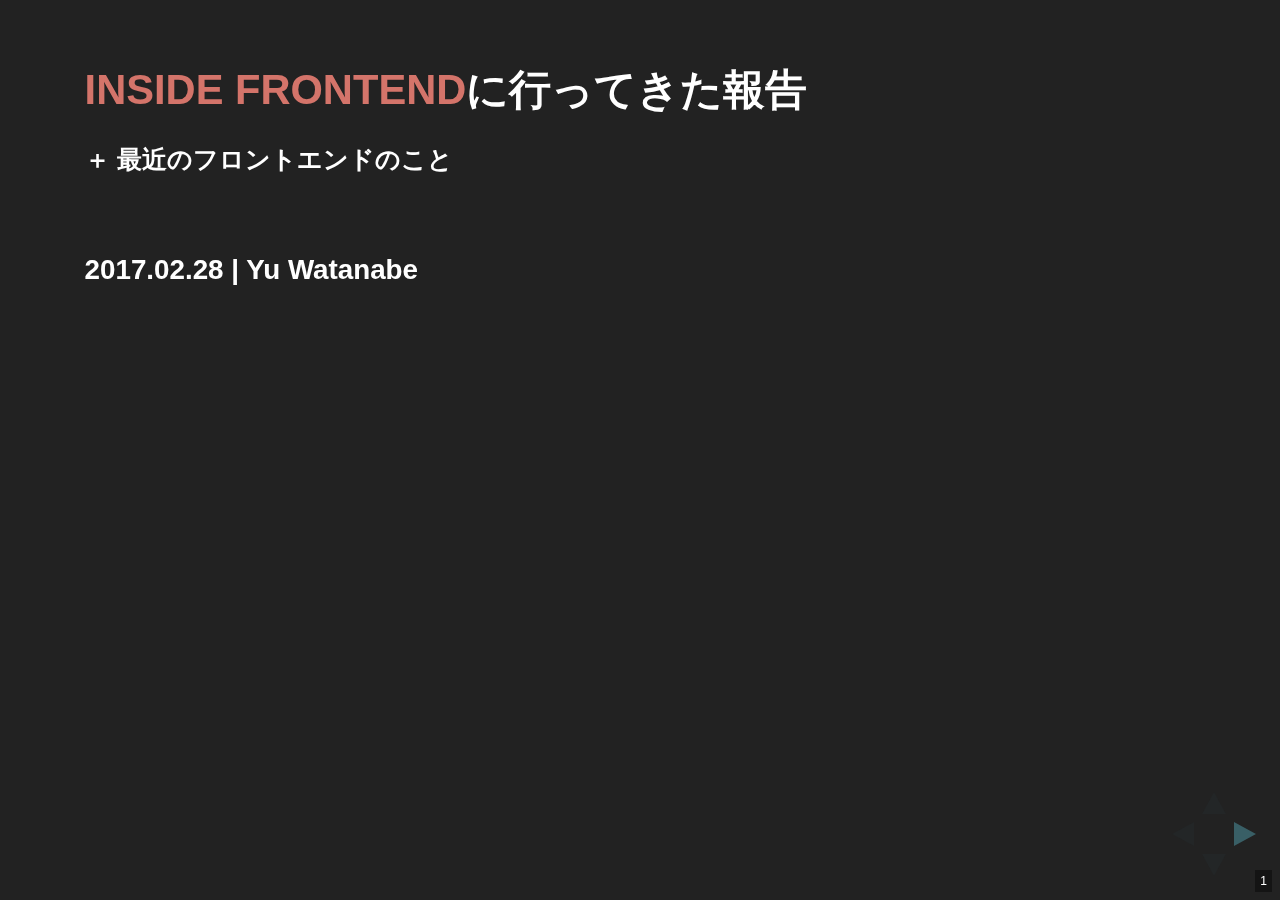
<file: frontend/index.html>
<!doctype html>
<html>
<head>
	<meta charset="utf-8">

	<title>INSIDE FRONTENDに行ってきた報告+最近のフロントエンドのこと</title>

	<meta name="description" content="A framework for easily creating beautiful presentations using HTML">
	<meta name="author" content="Hakim El Hattab">

	<meta name="apple-mobile-web-app-capable" content="yes">
	<meta name="apple-mobile-web-app-status-bar-style" content="black-translucent">

	<meta name="viewport" content="width=device-width, initial-scale=1.0, maximum-scale=1.0, user-scalable=no, minimal-ui">

	<link rel="stylesheet" type="text/css" href="css/font-awesome.min.css">
	<link rel="stylesheet" href="css/reveal.css">
	<link rel="stylesheet" href="css/theme/black.css" id="theme">

	<!-- Code syntax highlighting -->
	<link rel="stylesheet" href="lib/css/zenburn.css">

	<link rel="stylesheet" href="css/original.css">

	<!-- Printing and PDF exports -->
	<script>
		var link = document.createElement( 'link' );
		link.rel = 'stylesheet';
		link.type = 'text/css';
		link.href = window.location.search.match( /print-pdf/gi ) ? 'css/print/pdf.css' : 'css/print/paper.css';
		document.getElementsByTagName( 'head' )[0].appendChild( link );
	</script>
</head>
	<body>
		<div class="reveal">
			<div class="slides">
				<section id="p1">
					<h1 style="text-align: left;">
						<a href="http://inside-frontend.com/" target="_blank">INSIDE FRONTEND</a>に行ってきた報告<br />
						<small>＋ 最近のフロントエンドのこと</small>
					</h1>
					<h4 class="mt50" style="text-align: left;">
						2017.02.28 | Yu Watanabe
					</h4>
				</section><!--/#p1-->

				<section id="p2">
					<h1 class="pageHeader">Frontendの定義</h1>
					<ul class="mt30" style="text-align: left;">
						<li>Webサイト/Webアプリケーションの中のブラウザで動く部分</li>
						<li>←→サーバサイド・バックエンド</li>
						<li>だいたいHTML/CSS/JavaScriptで作る</li>
						<li>JavaScriptがサーバからデータを取得して(Ajax)、HTMLの一部を書き換えたり</li>
						<li>ユーザーのアクションをもとにJavaScriptが何かしたり</li>
					</ul>
					<div class="mt20">
						<h3>背景</h3>
						<p>サーバ側でHTMLを構築して、ブラウザではそれを表示するだけだった時代</p>
						<p><i class="fa fa-arrow-circle-down" aria-hidden="true"></i></p>
						<p>ブラウザの進化やHTML5周辺APIの誕生により、フロント側でできることが増えた</p>
						<p><i class="fa fa-arrow-circle-down" aria-hidden="true"></i></p>
						<p>UIの改善やモバイル環境への対応のために、フロントで様々な処理をするようになった</p>
					</div>
				</section><!--/#p2-->

				<section id="p3">
					<h1 class="pageHeader">よく使われる用語・技術</h1>
					<ul class="mt30" style="text-align: left;">
						<li class="mt10">ES6, ES7, Babel</li>
						<li class="mt10">gulp, webpack, CommonJS, Browserify</li>
						<li class="mt10">Sass, PostCSS</li>
						<li class="mt10">AWS, BaaS</li>
						<li class="mt10">GitHub, CI, Test</li>
						<li class="mt10">TypeScript, Flowtype</li>
					</ul>
				</section><!--/#p3-->

				<section id="p4">
					<h1 class="pageHeader">JavaScript frameworks for frontend</h1>
					<p class="mt30">フロントエンドで様々な処理をする === JavaScriptのコード量の増加</p>
					<p><i class="fa fa-arrow-circle-down" aria-hidden="true"></i></p>
					<p>モジュール化や設計をきちんとしないとプログラムが破綻する。</p>
					<h4 class="mt20">フレームワーク戦争の時代</h4>
					<img src="./images/fig01.png" width="384" height="288" alt="" />
					<p class="mt10" style="text-align:right; ">
						<small><a href="https://github.com/showcases/front-end-javascript-frameworks" target="_blank">https://github.com/showcases/front-end-javascript-frameworks</a></small><br />
						<small><a href="https://medium.freecodecamp.com/overcoming-javascript-framework-fatigue-741dac9370ee#.4r6ik52o0" target="_blank">https://medium.freecodecamp.com/overcoming-javascript-framework-fatigue-741dac9370ee#.4r6ik52o0</a></small>
					</p>
				</section><!--/#p4-->

				<section id="p5">
					<h1 class="pageHeader">MV*なフレームワーク</h1>
					<ul class="mt30">
						<li>Backbone.js</li>
						<li>Ember.js</li>
						<li>Knockout.js</li>
						<li>AngularJS(v1.x)</li>
					</ul>
					<div class="mt10">
						<img src="./images/fig02.png" width="680" height="440" alt="" />
					</div>
				</section><!--/#p5-->

				<section id="p6">
					<h1 class="pageHeader">MV*の次のアプローチ</h1>
					<ul class="mt30">
						<li>React.js(Virtual DOM) + Flux</li>
						<li>Angular2</li>
						<li>Vue.js</li>
					</ul>
					<div class="mt10">
						<img src="./images/fig03.png" width="680" height="460" alt="" />
					</div>
				</section><!--/#p6-->

				<section id="p7">
					<div class="mt30">
						<p style="text-align: center;">特徴：<strong>コンポーネント志向・データフローを一方通行に・Virtual DOM・型っぽいアプローチ</strong></p>
						<ul style="text-align: left;">
							<li>データが変化したら自動的に（すべての）ビューが更新される === データとビューの乖離が起こらない</li>
							<li>すべてのビューの更新ではあっても、Virtual DOMによって自動的に差分のみが再レンダリングされるので、動作は重たくならない。</li>
							<li>データは親コンポーネントから子コンポーネントの方向にしか渡らず、子と子は疎結合。再利用やテストがやりやすい。</li>
							<li>MV*でModelがやっていた処理をどこでやるのかについては、明確な決まりはない。（特にReact.js）</li>
						</ul>
					</div>
					<div class="mt50">
						<p><i class="fa fa-exclamation-triangle" aria-hidden="true"></i></p>
						<p>ここまでだいぶ強引にまとめたので、<br />それぞれフレームワーク・ライブラリの特徴については、興味があったら調べてみてください！</p>
						<p>MV*が適したアプリケーションももちろんあります。</p>
					</div>
				</section><!--/#p7-->

				<section id="p8">
					<h1 class="pageHeader">CSS is too fragile</h1>
					<div class="mt30">
						<p style="text-align: left;">CSSには名前空間がなく、すぐに混沌が発生します。</p>
						<p style="text-align: left;">
							<a href="https://www.w3.org/wiki/WebComponents/" target="_blank">Web components</a>や<a href="https://www.w3.org/TR/shadow-dom/" target="_blank">Shadow DOM</a>などの仕様が確定すればカプセル化が可能になりますが、ブラウザに実装されるのはまだ先です。
						</p>
					</div>
					<p><i class="fa fa-arrow-circle-down" aria-hidden="true"></i></p>
					<div class="mt20">
						<h4>そこで、できるだけ混沌を生まない記述手法が模索されてきています。</h4>
					</div>
					<ul>
						<li><a href="http://getbem.com/" target="_blank">BEM</a>（<a href="https://app.codegrid.net/entry/bem-basic-1" target="_blank">参考</a>）</li>
						<li><a href="https://smacss.com/" target="_blank">SMACCS</a></li>
						<li><a href="http://ecss.io/" target="_blank">ECSS</a></li>
						<li>etc...</li>
					</ul>
					<p class="mt20">
						<small>ある程度以上の規模のCSSを書くなら、どれでもいいので何かしらの手法を取り入れるのがいいと思います。個人的にはBEMです。</small>
					</p>
					<hr />
					<div class="mt20">
						<p style="text-align: right;">・・・というような分野の人たちの集まりに行ってきました&nbsp;&nbsp;<i class="fa fa-arrow-circle-right" aria-hidden="true"></i></p>
					</div>
				</section><!--/#p8-->

				<section id="p9">
					<h1 class="pageHeader pageHeader-if">INSIDE FRONTEND</h1>
					<h4 class="mt20">2017.02.25<br />Yahoo! JAPAN（東京ガーデンテラス紀尾井町）</h4>
					<div class="mt30 clearfix">
						<div class="colLeft" style="text-align: center;"><img src="./images/fig04.png" width="284" height="380" alt="" /></div>
						<div class="colRight">
							<p style="text-align: left;">Yahoo!の本社内でした</p>
							<p style="text-align: left;">参加者は350人くらい（抽選）</p>
							<img src="./images/fig05.png" width="320" height="240" alt="" />
						</div>
					</div>
					<p class="mt10" style="text-align: right;"><small>写真は公式Twitterから拝借</small></p>
					<hr />
					<div class="mt10">
						<p style="text-align: right;">以降、当日のメモの抜粋です&nbsp;&nbsp;<i class="fa fa-arrow-circle-right" aria-hidden="true"></i></p>
					</div>
				</section><!--/#p9-->

				<section id="p10">
					<h1 class="pageHeader pageHeader-if">Web over ServiceWorker</h1>
					<ul class="mt30" style="text-align: left;">
						<li>PWAを実現する技術のひとつ。PWAはネイティブアプリとほぼ区別がなくなるのでは？<br />A2HS、Google docs</li>
						<li>ViewのJSとは別のプロセス</li>
						<li>モバイルでのオフライン対応などができる</li>
						<li>Safariは未対応・・・</li>
						<li>Twitter、Facebookが導入事例</li>
						<li>ストレージ問題、オーサリングツールが必要になりそう？</li>
						<li>通知の許可を求めるUXが洗練されていない問題</li>
					</ul>
					<p class="mt30 refLink">
						スライド：<a href="https://speakerdeck.com/jxck/web-over-serviceworker" target="_blank">https://speakerdeck.com/jxck/web-over-serviceworker</a>
					</p>
				</section><!--/#p10-->

				<section id="p11">
					<h1 class="pageHeader pageHeader-if">Web フロントエンドにおけるコンポーネント化のアプローチ</h1>
					<ul class="mt30" style="text-align: left;">
						<li>デザインも絡む話だったので、あまり参考にならないかも。</li>
						<li>コンポーネント化のメリット：再利用性、汎用性、テストがしやすい（責任範囲が明確なので）</li>
						<li>CSSはデザイン次第で破綻する！（CSSをちゃんと設計していても。）</li>
						<li>Web components, Shadow DOM, CSS in JS</li>
						<li>Atomic design -> 全体から先に考える、というデザイナーの習性と合わない？</li>
					</ul>
					<ul class="mt30" style="text-align: left;">
						<li><a href="https://www.sketchapp.com/" target="_blank">Sketch</a>がWeb用のデザインツールとしてかなり定着してきている印象を受けました。</li>
					</ul>
					<p class="mt30 refLink">
						スライド：<a href="https://speakerdeck.com/1000ch/component-of-web-frontend" target="_blank">https://speakerdeck.com/1000ch/component-of-web-frontend</a>
					</p>
				</section><!--/#p11-->

				<section id="p12">
					<h1 class="pageHeader pageHeader-if">アメブロ2016: 実録、アメブロフロントリニューアル275日</h1>
					<ul class="mt30" style="text-align: left;">
						<li>もともとはJavaで動いていた。コードは45,000行くらい</li>
						<li>リニューアルで、サーバ、フロントエンドともにJavaScriptに。===Isomorphic</li>
						<li>パフォーマンスが上がり、直帰率なども下がった</li>
						<li>React Redux(fluxから途中で変更) BABEL webpack express</li>
						<li>SSR+SPA　初期表示されるメインコンテンツはSSR。</li>
						<li>ただし、広告などの領域は表示前から確保してあり、挿入後に位置がずれないようにしている。（誤タップ防止）</li>
						<li>renderToString()が遅いのでキャッシュすることに。（React16で改善？）</li>
						<li>Caching(memcached) -> Cache Hit Rate 73.66%</li>
					</ul>
					<p class="mt30 refLink">
						スライド：<a href="https://speakerdeck.com/herablog/ameburo-2016-shi-lu-ameburoriniyuaru275ri-webpahuomansubian" target="_blank">
							https://speakerdeck.com/herablog/ameburo-2016-shi-lu-ameburoriniyuaru275ri-webpahuomansubian
						</a>
					</p>
				</section><!--/#p12-->

				<section id="p13">
					<h1 class="pageHeader pageHeader-if">ReactについてのAsk me anything</h1>
					<ul class="mt30" style="text-align: left;">
						<li>Reactはviewのみのライブラリなので、ビジネスロジックどうするか問題->現状Redux一人勝ち？</li>
						<li>Reactを使うと、細かい周辺ライブラリをたくさん入れる場合が多いが、ライセンスやアップデートの問題がある。</li>
						<li>なので、Angularのようなone large frameworkのほうが適しているケースもある。いずれにしても安易に依存を増やさないような心がけは持っておくべき。</li>
						<li>どんなフレームワークでも、工数はあまり変わらないのでは？</li>
					</ul>
					<ul class="mt30" style="text-align: left;">
						<li>もやもやしているところはみんなもやもやしてる、ということが分かってよかったです。</li>
					</ul>
				</section><!--/#p13-->

				<section id="p14">
					<h1 class="pageHeader pageHeader-if">データビジュアライゼーションの作り方</h1>
					<ul class="mt30" style="text-align: left;">
						<li><a href="https://vdata.nikkei.com/" target="_blank">日経Visual Data</a>というサービスを作っている方のお話。</li>
						<li>d3.jsを使用している。それなりに時間をかけて作っている印象（データの収集・整形も入っているから）。</li>
						<li>d3.jsは手軽にグラフが書ける、というものではない。</li>
						<li>d3.jsにはブラウザがサポートしていない仕様を補完する機能はない。(!==jQuery)</li>
						<li>d3.jsやSVGの特性上できないものは、力技のhackのようなこともしている。・・・ということがわかって嬉しかった。<br />z-indexが使えないとか、テキストが折り返さないとか。</li>
					</ul>
					<p class="mt30 refLink">
						スライド：<a href="http://shimz.me/slide/inside-frontend_1/" target="_blank">http://shimz.me/slide/inside-frontend_1/#/</a>
					</p>
				</section><!--/#p14-->

				<section id="p15">
					<h1 class="pageHeader pageHeader-if">JSON Schema in Web Frontend</h1>
					<ul class="mt30" style="text-align: left;">
						<li>スマホのリッチ広告（動画広告とか）をやっているYahoo!の社内ベンチャーでの導入事例</li>
						<li>JSON Schemaとは：JSONの構造をJSONで定義。<a href="http://json-schema.org/implementations.html" target="_blank">IETFに仕様がある</a>。</li>
						<li>minimum,format,typeなどを定義できる。$refという参照も使える。validationに使える。</li>
						<li>Hyper-Schema：RESTfulAPIのエンドポイントの定義に使える。APIドキュメントの自動生成やHTTPクライアントの自動生成などができる。</li>
						<li>大体の言語で使える。Rubyでも使える。prmd GEM</li>
						<li>
							この会社では、メールのやり取りベースで広告（のhtmlタグ）を作っていた。->取引先が増えると、自動化したくなった。<br />
							AWS上で稼働するタグ発行ツールを作った。
						</li>
						<li>サーバサイドはRESTfulAPIをgolangで。フロントはNode.js,Babel,Flowtype,React+Reduxなど</li>
						<li>フロントとバックの連携のためのドキュメントとしてJSON Schemaを使う。</li>
						<li>さらにJSON SchemaをベースにAPIのモックが自動生成できるので、バックエンドの実装を待たずにフロントが作れる。</li>
						<li>JSON Schemaをもとに、JavaScriptでHTMLのformタグの自動生成とvalidationをする。</li>
						<li>JSON Schema自体は手書きなので、ちょっと大変。prmdだとymlで書ける。</li>
						<li>更新時はバックとフロントで同時にリリースが必要なので、APIのバージョンとJSON Schemaのバージョンがsyncすると良さそう。</li>
						<li>validationも両方でかけるべきだが、JSON Schemaをベースにすれば共通のルールになる。</li>
					</ul>
					<p class="mt30 refLink">
						スライド：<a href="http://www.slideshare.net/hiroyukianai/json-schema-in-web-frontend-insidefe" target="_blank">
							http://www.slideshare.net/hiroyukianai/json-schema-in-web-frontend-insidefe
						</a>
					</p>
				</section>

				<section id="p16">
					<h1 class="pageHeader pageHeader-if">資料</h1>
					<p class="mt30">時間が重なって聞けなかった発表の資料など</p>
					<ul class="mt30" style="text-align: left;">
						<li>
							<a href="https://speakerdeck.com/triblondon/polyfills-and-the-web" target="_blank">Polyfills are part of the web</a>
						</li>
						<li>
							<a href="https://speakerdeck.com/yomotsu/webvr-for-frontend-engineer" target="_blank">WebGL/WebVR for FrontEnd Engineer</a>
						</li>
						<li>
							<a href="https://speakerdeck.com/yhassy/hurontoendofalseke-ti-woqi-meng-surufang-fa" target="_blank">多様化する利用環境とどう向き合うか</a>
						</li>
						<li>
							<a href="https://speakerdeck.com/kyo_ago/karmawoshi-tutaspaxiang-kee2etesutoji-fa" target="_blank">karmaを使ったSPA向けのE2Eテスト技法</a>
						</li>
						<li>
							<a href="https://github.com/insidefrontend/issue-1/blob/master/topics/session/B3-hiloki-css/slide/20170225-insidefrontend-refactoring-css.pdf" target="_blank">
								Refactoring CSS: 管理されたカオスへの道のり
							</a>
						</li>
					</ul>
				</section><!--/#p16-->
				<section id="p17">
					<h1>END</h1>
				</section><!--/#p17-->
			</div><!--/.slides-->
		</div><!--/.reveal-->

		<script src="lib/js/head.min.js"></script>
		<script src="js/reveal.js"></script>

		<script>
			// More info https://github.com/hakimel/reveal.js#configuration
			Reveal.initialize({
				history: true,
				controls: true,
				progress: false,
				slideNumber: true,
				overview: false,
				center: false,
				touch: true,
				transitionSpeed: 'fast',
				// More info https://github.com/hakimel/reveal.js#dependencies
				dependencies: [
					{ src: 'plugin/markdown/marked.js' },
					{ src: 'plugin/markdown/markdown.js' },
					{ src: 'plugin/notes/notes.js', async: true },
					{ src: 'plugin/highlight/highlight.js', async: true, callback: function() { hljs.initHighlightingOnLoad(); } }
				]
			});
		</script>
	</body>
</html>
</file>
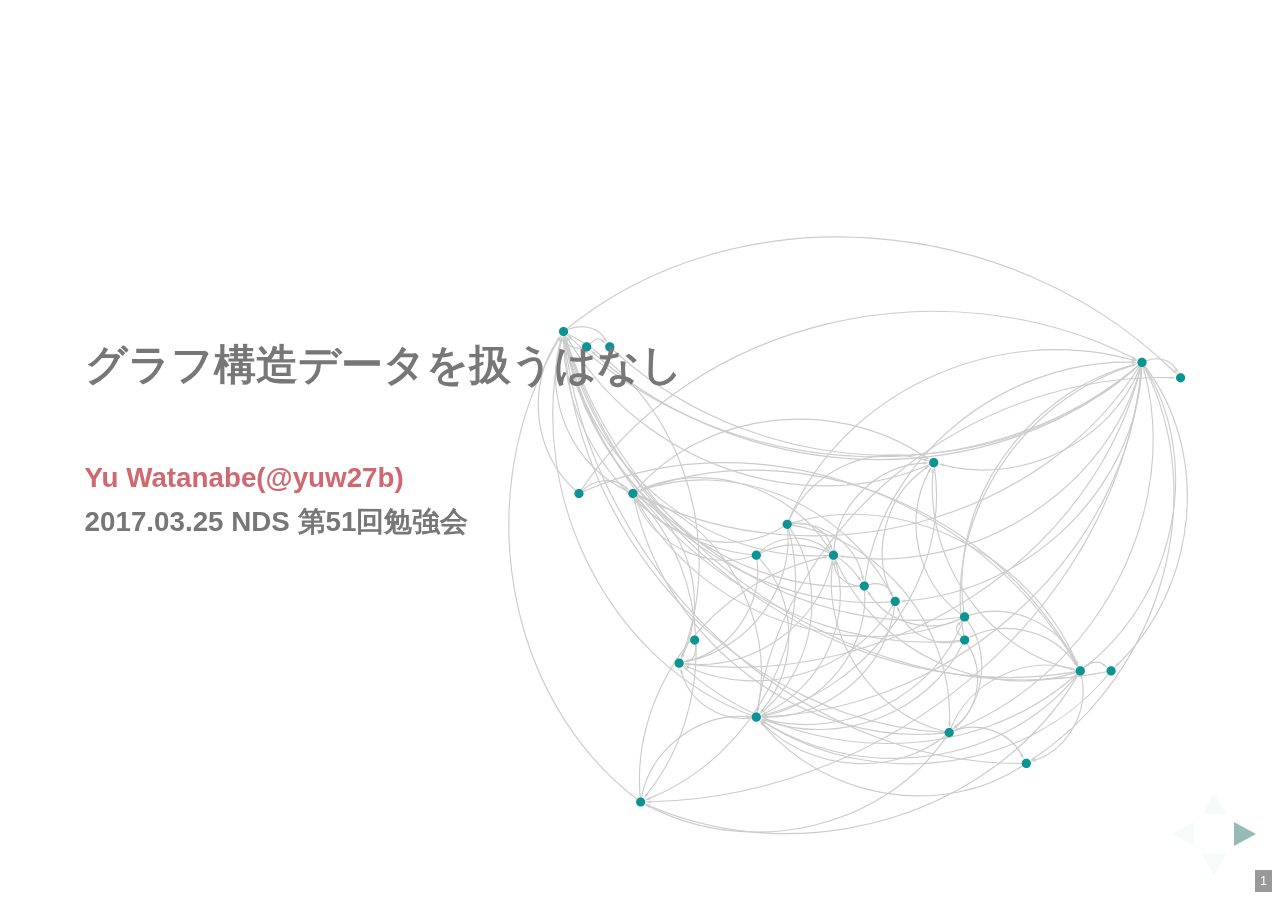
<file: graph-data/index.html>
<!doctype html>
<html>
<head>
	<meta charset="utf-8">

	<title>グラフ構造データを扱う</title>

	<meta name="description" content="A framework for easily creating beautiful presentations using HTML">
	<meta name="author" content="Hakim El Hattab">

	<meta name="apple-mobile-web-app-capable" content="yes">
	<meta name="apple-mobile-web-app-status-bar-style" content="black-translucent">

	<meta name="viewport" content="width=device-width, initial-scale=1.0, maximum-scale=1.0, user-scalable=no, minimal-ui">

	<link rel="stylesheet" type="text/css" href="css/font-awesome.min.css">
	<link rel="stylesheet" href="css/reveal.css">
	<link rel="stylesheet" href="css/theme/white.css" id="theme">

	<!-- Code syntax highlighting -->
	<link rel="stylesheet" href="lib/css/zenburn.css">

	<link rel="stylesheet" href="css/original.css">

	<!-- Printing and PDF exports -->
	<script>
		var link = document.createElement( 'link' );
		link.rel = 'stylesheet';
		link.type = 'text/css';
		link.href = window.location.search.match( /print-pdf/gi ) ? 'css/print/pdf.css' : 'css/print/paper.css';
		document.getElementsByTagName( 'head' )[0].appendChild( link );
	</script>
</head>
	<body>
		<div class="reveal">
			<div class="slides">
				<section id="p1" class="pageBlock pageBlock-first">
					<div class="midBlock">
						<h1 class="slideTitle" style="text-align: left;">グラフ構造データを扱うはなし</h1>
						<h4 class="mt50 slideTitle" style="text-align: left;">
							<a href="https://rawcode.net/">Yu Watanabe(@yuw27b)</a><br />2017.03.25 NDS 第51回勉強会
						</h4>
					</div>
				</section>

				<section id="p2" class="pageBlock">
					<h2>自己紹介</h2>
					<h4>
						<span class="p2_place">ECサイト運営<br /><small>[東京]</small></span>
						<i class="fa fa-truck fa-flip-horizontal" aria-hidden="true"></i>
						<span class="p2_place">非常勤エンジニア＋フリーランス<br /><small>[新潟]</small></span>
					</h4>
					<hr />
					<h4 class="mt20">最近のお仕事</h4>
					<div style="text-align: left;">
						<h5 class="mt10">SPA＋API＋DBなWebサービスの制作</h5>
						<ul>
							<li>データからグラフを描画するサービス</li>
							<li>データやファイルを送ってもらってデータベースを作るサービス</li>
						</ul>
						<h5 class="mt20">技術面</h5>
						<ul class="mt10">
							<li>JavaScript[Backbone.js/React.js/Node.js]</li>
							<li>Ruby、PHP</li>
							<li>MySQL、Neo4j、RDF</li>
						</ul>
						<div class="mt20">
							<h5>その他</h5>
							<p>サービスのサーバ設定・管理</p>
							<p>HTML＋CSS＋JavaScriptのコーディング</p>
						</div>
					</div>
					<p style="text-align: right;"><small>・・・などをやっています。</small></p>
				</section>

				<section id="p3" class="pageBlock">
					<h2>話すこと</h2>
					<div class="mt50">
						<ul class="lgList">
							<li>グラフデータベースで扱えるもの</li>
							<li>グラフデータベースで扱わないほうがいいもの</li>
							<li>グラフデータベースってこんな感じ</li>
							<li>オープンデータへのアクセス</li>
							<li>ブラウザやデスクトップでの可視化</li>
						</ul>
					</div>
				</section>

				<section id="p4" class="pageBlock">
					<h2>もくじ</h2>
					<div class="mt30">
						<ul class="lgList" style="text-align: left;">
							<li>グラフ構造データとは</li>
							<li>グラフデータベース</li>
							<li>オープンなグラフデータ・RDF</li>
							<li>グラフデータの可視化</li>
						</ul>
					</div>
				</section>

				<section id="p5" class="pageBlock">
					<div class="midBlock">
						<h1 class="sectionTitle">グラフ構造データ</h1>
					</div>
				</section>

				<section id="p6" class="pageBlock">
					<h2>データ構造の種類</h2>
					<div class="mt30">
						<ul class="lgList" style="text-align: left;">
							<li>配列 [スタック/キュー]</li>
							<li>連想配列 [ハッシュテーブル/ルックアップテーブル]</li>
							<li>線形リスト</li>
							<li><strong>木構造</strong></li>
							<li><strong>グラフ</strong></li>
						</ul>
					</div>
					<div class="mt30">
						<p style="font-size: 30px;">
							<i class="fa fa-arrow-circle-right" aria-hidden="true"></i>
							&nbsp;
							グラフデータベースで扱えるのは<strong>グラフ</strong>と<strong>木構造</strong>
						</p>
					</div>
					<p class="mt50" style="text-align: right;">
						<small>
							<a href="https://ja.wikipedia.org/wiki/データ構造" target="_blank">https://ja.wikipedia.org/wiki/データ構造</a>
						</small>
					</p>
				</section>

				<section id="p7" class="pageBlock">
					<h2>身近にあるグラフ構造</h2>
					<ul class="lgList">
						<li>鉄道路線</li>
						<li>コンピュータネットワーク</li>
						<li>家系図（木構造）</li>
						<li>SNSのfollow/followingの関係</li>
					</ul>
					<div class="mt30">
						<p style="font-size: 30px;">
							<i class="fa fa-arrow-circle-right" aria-hidden="true"></i>
							&nbsp;
							何かの<strong>ネットワーク</strong>または何かの<strong>相関関係</strong>
						</p>
					</div>
				</section>

				<section id="p8" class="pageBlock">
					<h2>グラフ理論を少しだけ</h2>
					<div class="mt50 clearfix">
						<div class="colLeft" style="width: 50%;">
							<ul class="lgList">
								<li>ノード（頂点）とエッジ（辺）</li>
								<li>有向グラフと無向グラフ</li>
								<li>エッジには重み付けができる</li>
								<li>単純グラフと多重グラフ</li>
							</ul>
						</div>
						<div class="colRight">
							<img src="images/graph_fig.png" width="440" height="380" alt="" />
						</div>
					</div>
				</section>

				<section id="p9" class="pageBlock">
					<div class="midBlock">
						<h1 class="sectionTitle">グラフデータベース</h1>
					</div>
				</section>


				<section id="p10" class="pageBlock">
					<h2>データベース管理システムの種類</h2>
					<div class="mt30">
						<h4>RDBMS</h4>
						<p style="text-align: left;">
							MySQL / PostgreSQL / SQLite / <br />
							Oracle Database / Microsoft SQL Server<br />
							etc...
						</p>
					</div>
					<div class="mt30">
						<h4>NoSQL</h4>
						<ul style="text-align: left;">
							<li>
								キー・バリュー型・・・Redis / Memcached
							</li>
							<li>
								ソート済みカラム指向・・・Apache Cassandra / Apache HBase
							</li>
							<li>
								ドキュメント指向・・・MongoDB / Apache CouchDB
							</li>
							<li>
								<strong>グラフ型</strong>・・・Neo4j
							</li>
						</ul>
					</div>
					<p class="mt50" style="text-align: right;">
						<small>
							<a href="https://ja.wikipedia.org/wiki/データベース管理システム" target="_blank">https://ja.wikipedia.org/wiki/データベース管理システム</a>
							<br />
							<a href="https://ja.wikipedia.org/wiki/NoSQL" target="_blank">https://ja.wikipedia.org/wiki/NoSQL</a>
						</small>
					</p>
				</section>

				<section id="p11" class="pageBlock">
					<h2>Neo4j</h2>
					<div class="mt10">
						<img src="images/neo4j_cap.png" width="484" height="344" alt="" />
					</div>
					<div class="mt30">
						<ul>
							<li>グラフデータベースの代表的なもの</li>
							<li><a href="https://neo4j.com/" target="_blank">https://neo4j.com/</a></li>
							<li>実装はJava</li>
							<li>Cypher Queryというものでデータの検索・操作をする</li>
							<li>
								主要な言語のドライバが存在する<br />
								公式ドライバ：JavaScript/Java/.NET/Python<br />
								他はコミュニティでの開発
							</li>
						</ul>
					</div>
				</section>

				<section id="p12" class="pageBlock">
					<h2>導入事例</h2>
					<div class="mt10">
						<img src="images/neo4j_cap2.png" width="484" height="344" alt="" />
					</div>
					<ul class="mt20">
						<li>ロジスティクス</li>
						<li>レコメンデーションエンジン</li>
						<li>SNS</li>
						<li>科学分野</li>
						<li>パナマ文書</li>
					</ul>
					<p class="mt20" style="text-align: right;">
						<small>
							<a href="https://neo4j.com/customers/" target="_blank">https://neo4j.com/customers/</a>
							<br />
							<a href="https://medium.com/@c_z/「パナマ文書」解析の技術的側面-d10201bbe195#.8gbo4jc8n" target="_blank">
								https://medium.com/@c_z/「パナマ文書」解析の技術的側面-d10201bbe195#.8gbo4jc8n
							</a>
							<br />
							<a href="https://neo4j.com/blog/analyzing-panama-papers-neo4j/" target="_blank">
								https://neo4j.com/blog/analyzing-panama-papers-neo4j/
							</a>
						</small>
					</p>
				</section>

				<section id="p13" class="pageBlock">
					<h2>とりあえず動かしてみる</h2>
					<div class="mt10">
						<img src="images/neo4j_start.png" width="692" height="510" alt="" />
					</div>
				</section>

				<section id="p14" class="pageBlock">
					<h3>デモ - データの準備</h3>
					<div class="mt20">
						<p>CSVやTSVで、「Node1」「Node2」「Edge」のリストを用意する。</p>
						<p>JSONやXMLでももちろんOKです。</p>
					</div>

					<table class="demoDataTable">
						<tr><th>From</th><th>To</th><th>$</th></tr>
						<tr><td>A</td><td>B</td><td>30000</td></tr>
						<tr><td>A</td><td>C</td><td>10000</td></tr>
						<tr><td>A</td><td>D</td><td>10000</td></tr>
						<tr><td>B</td><td>D</td><td>50000</td></tr>
						<tr><td>D</td><td>E</td><td>100000</td></tr>
						<tr><td>D</td><td>F</td><td>20000</td></tr>
						<tr><td>C</td><td>D</td><td>30000</td></tr>
						<tr><td colspan="3">・<br />・<br />・</td></tr>
					</table>

					<div class="mt30">
						<p style="text-align: left">
							<small>
								CSVであればロード用のコマンドラインツールも付属しています。<br />
								が、データサイズに比例してメモリ消費が増えたり、プロパティが多くなるとコマンドのオプションも複雑になるので、<br />
								何かしらの言語でパースしながらロードするほうがやりやすく感じます。
							</small>
						</p>
					</div>
				</section>

				<section id="p15" class="pageBlock">
					<h3>デモ - データのロード</h3>
					<div class="mt10 clearfix">
						<div class="colLeft">
							<h4>Cypher query</h4>
<pre><code>
CREATE (n:Person { name: 'A' })
CREATE (n:Person { name: 'B' })
CREATE (n:Person { name: 'C' })
CREATE (n:Person { name: 'D' })
CREATE (n:Person { name: 'E' })
CREATE (n:Person { name: 'F' })
CREATE (n:Person { name: 'G' })
CREATE (n:Person { name: 'H' })
CREATE (n:Person { name: 'I' })
CREATE (n:Person { name: 'J' })
MATCH (a:Person),(b:Person) WHERE a.name = 'A' AND b.name = 'B' CREATE (a)-[r:rel {price: 30000}]->(b)
MATCH (a:Person),(b:Person) WHERE a.name = 'A' AND b.name = 'C' CREATE (a)-[r:rel {price: 10000}]->(b)
MATCH (a:Person),(b:Person) WHERE a.name = 'A' AND b.name = 'D' CREATE (a)-[r:rel {price: 10000}]->(b)
MATCH (a:Person),(b:Person) WHERE a.name = 'B' AND b.name = 'D' CREATE (a)-[r:rel {price: 50000}]->(b)
MATCH (a:Person),(b:Person) WHERE a.name = 'D' AND b.name = 'E' CREATE (a)-[r:rel {price: 100000}]->(b)
MATCH (a:Person),(b:Person) WHERE a.name = 'D' AND b.name = 'F' CREATE (a)-[r:rel {price: 20000}]->(b)
MATCH (a:Person),(b:Person) WHERE a.name = 'C' AND b.name = 'D' CREATE (a)-[r:rel {price: 30000}]->(b)
MATCH (a:Person),(b:Person) WHERE a.name = 'D' AND b.name = 'B' CREATE (a)-[r:rel {price: 10000}]->(b)
MATCH (a:Person),(b:Person) WHERE a.name = 'F' AND b.name = 'G' CREATE (a)-[r:rel {price: 50000}]->(b)
MATCH (a:Person),(b:Person) WHERE a.name = 'F' AND b.name = 'H' CREATE (a)-[r:rel {price: 10000}]->(b)
MATCH (a:Person),(b:Person) WHERE a.name = 'C' AND b.name = 'I' CREATE (a)-[r:rel {price: 20000}]->(b)
MATCH (a:Person),(b:Person) WHERE a.name = 'I' AND b.name = 'J' CREATE (a)-[r:rel {price: 30000}]->(b)
MATCH (a:Person),(b:Person) WHERE a.name = 'F' AND b.name = 'J' CREATE (a)-[r:rel {price: 20000}]->(b)
MATCH (a:Person),(b:Person) WHERE a.name = 'I' AND b.name = 'F' CREATE (a)-[r:rel {price: 10000}]->(b)
MATCH (a:Person),(b:Person) WHERE a.name = 'G' AND b.name = 'J' CREATE (a)-[r:rel {price: 10000}]->(b)
</code></pre>
						</div>
						<div class="colRight">
							<h4>Ruby driver経由</h4>
<pre><code>
require 'neo4j-core'

tsv_file = ARGV[0]
neo4jpwd = ARGV[1]

Neo4j::Session.open(:server_db, "http://neo4j:#{neo4jpwd}@localhost:7474")

nodes = []
relations = []
File.open(tsv_file).each_line do |l|
  person_from, person_to, price = l.chomp.split("\t")
  relations.push([person_from, person_to, price.to_i])
  nodes.push(person_from, person_to)
end


nodes.uniq.each do |node|
  Neo4j::Node.create({name: node})
end

relations.uniq.each do |rel|
  nodeFrom = Neo4j::Label.find_nodes(:node, :name, rel[0])
  nodeTo = Neo4j::Label.find_nodes(:node, :name, rel[1])
  nodeFrom.each do |n1|
    nodeTo.each do |n2|
      n1.create_rel(:rel, n2, price: rel[2])
    end
  end
end
</code></pre>
						</div>
					</div>
				</section>

				<section id="p16" class="pageBlock">
					<h3>Webコンソールで確認してみる</h3>
					<p class="mt10">http://localhost:7474</p>
					<div class="mt20" style="text-align: center;">
						<img src="./images/neo4j_load_graph.png" width="777" height="450" alt="" />
					</div>
				</section>

				<section id="p17" class="pageBlock">
					<h3>検索してみる</h3>
					<h5 class="mt20">$30,000以上のやりとり</h5>
					<div>
<pre><code style="font-size: 16px; line-height: 20px;">
MATCH n=()-[r:rel]->() WHERE r.price >= 30000 RETURN n
</code></pre>
					</div>
					<h5 class="mt20">Aからお金を受け取った人のリスト</h5>
					<div>
<pre><code style="font-size: 18px; line-height: 20px;">
MATCH (a{name: 'A'})-[]->(b) RETURN b
</code></pre>
					</div>
					<h5 class="mt20">Aからのお金がたどった経路(*)</h5>
					<div>
<pre><code style="font-size: 18px; line-height: 20px;">
MATCH n=({name: 'A'})-[:rel*..10]->() RETURN n
</code></pre>
					</div>
					<h5 class="mt20">AとEにつながりはある？</h5>
					<div>
<pre><code style="font-size: 18px; line-height: 20px;">
MATCH n = (a{name: 'A'})-[:rel*]->(b{name: 'E'}) RETURN COUNT(n)
</code></pre>
					</div>
					<div class="mt30">
						<p style="text-align: left; font-size: 16px;">
							<strong>*</strong>グラフなので、かなり容易に組み合わせ爆発が起こります。<br />
							そのため、あまり長い探索は現実的な時間内では終わりません。<br />
							10ステップくらいでLIMITをかけておくのが無難です。
						</p>
					</div>
				</section>

				<section id="p18" class="pageBlock">
					<div class="midBlock">
						<h1 class="sectionTitle">RDF</h1>
					</div>
				</section>

				<section id="p19" class="pageBlock">
					<h2>RDFとは何か</h2>
					<div class="mt30" style="text-align: center;">
						<p>W3Cが標準化したWeb上のリソースの記述方式</p>
						<p>トリプルで表現する</p>
<div>
<pre><code style="font-size: 16px; line-height: 20px;">
<rdf:RDF
 xmlns:rdf="http://www.w3.org/1999/02/22-rdf-syntax-ns#"
 xmlns:dcterms="http://purl.org/dc/terms/">
  <rdf:Description rdf:about="urn:states:New%20York">
    <dcterms:alternative>NY</dcterms:alternative>
  </rdf:Description>
</rdf:RDF>
</code></pre>
</div>
						<p class="mt30">つまりグラフ</p>
						<div style="text-align: center;">
							<img src="images/rdf_fig.png" width="416" height="160" alt="" />
						</div>
						<p>同じくW3Cが標準化したSPARQLという言語で検索できる</p>
					</div>
					<div class="mt20">
					</div>
					<p class="mt30" style="text-align: right;">
						<small>
							<a href="https://ja.wikipedia.org/wiki/Resource_Description_Framework" target="_blank">https://ja.wikipedia.org/wiki/Resource_Description_Framework</a>
						</small>
					</p>
				</section>

				<section id="p20" class="pageBlock">
					<h2>Web上のリソースがつながる</h2>
					<div class="mt20" style="text-align: center;">
						<img src="images/rdf_fig2.png" width="600" height="520" alt="" />
					</div>
				</section>

				<section id="p21" class="pageBlock">
					<h2>RDFをデータベースに入れる</h2>
					<ul>
						<li>データベースはトリプルストアとも呼ばれる</li>
						<li>
							<a href="https://virtuoso.openlinksw.com/" target="_blank">Virtuoso</a>
							/
							<a href="http://www.oracle.com/technetwork/database/options/semantic-tech/index.html" target="_blank">Oracle</a>
							/
							<a href="https://jena.apache.org/documentation/serving_data/" target="_blank">Apache Jena Fuseki</a>
							/ etc...</li>
						<li>検索APIはSPARQLエンドポイントと呼んだりする</li>
					</ul>
					<div class="mt30">
						<h3>オープンなSPARQLエンドポイント</h3>
						<div class="mt10" style="text-align: left;">
							<p>
								<a href="https://www.w3.org/wiki/SparqlEndpoints" target="_blank">https://www.w3.org/wiki/SparqlEndpoints</a><br />
								<a href="http://ja.dbpedia.org/" target="_blank">http://ja.dbpedia.org/</a>
							</p>
							<div class="mt10 clearfix" style="text-align: center;">
								<div class="colLeft">
									<img src="images/endpoint.png" alt="" alt="" />
								</div>
								<div class="colRight" style="text-align: left;">
									<p>ブラウザAPIから入力してみてもいいし、POSTでリクエストを投げてJSONやXMLを受け取ってもいい。</p>
								</div>
							</div>
						</div>
					</div>
				</section>

				<section id="p22" class="pageBlock">
					<h2>SPARQLをちょっとだけ紹介</h2>
					<p class="mt50">形に当てはめるようなクエリ</p>
					<div class="mt50">
<pre><code class="sparql" style="font-size: 20px; line-height: 30px;">
SELECT DISTINCT *
WHERE {
  &lt;http://ja.dbpedia.org/resource/新潟県&gt; ?p ?o .
}
</code></pre>
						<img src="images/sparql_fig.png" alt="" />
					</div>
				</section>
				<section id="p23" class="pageBlock">
					<div class="mt20">
<pre><code class="sparql" style="font-size: 20px; line-height: 30px;">
SELECT DISTINCT *
WHERE {
  ?s ?p &lt;http://ja.dbpedia.org/resource/新潟県&gt; .
}
</code></pre>
					<img src="images/sparql_fig2.png" alt="" />
					</div>
				</section>

				<section id="p24" class="pageBlock">
					<h2>RDFのもやもやするところ</h2>
					<div class="mt30" style="text-align: left;">
						<ul class="lgList">
							<li>エンドポイントを横断する検索はできない</li>
							<li>述語を知らないと検索しにくい</li>
							<li>オントロジーの分散</li>
							<li>トリプルを作るのが手間</li>
							<li>やっぱりRESTfulAPIでラップしたくなる・・・</li>
						</ul>
					</div>

				</section>

				<section id="p25" class="pageBlock">
					<div class="midBlock">
						<h1 class="sectionTitle">グラフの可視化</h1>
					</div>
				</section>

				<section id="p26" class="pageBlock">
					<h2>可視化アルゴリズム</h2>
					<div class="mt20 clearfix">
						<div class="colLeft">
							<h4>Force directed</h4>
							<img src="images/layout_force.png" alt="" />
						</div>
						<div class="colRight">
							<h4>Circular</h4>
							<img src="images/layout_circular.png" alt="" />
						</div>
					</div>
					<p class="mt30" style="text-align: right;">
						他にもありますが、だいたいこのへんに落ち着くことが多いです。
					</p>
				</section>

				<section id="p27" class="pageBlock">
					<h2>可視化のためのツール</h2>
					<div class="mt20 clearfix">
						<div class="colLeft">
							<h4>JavaScriptライブラリ</h4>
							<ul class="lgList">
								<li><a href="https://d3js.org/" target="_blank">d3.js</a></li>
								<li><a href="http://js.cytoscape.org/" target="_blank">Cytoscape.js</a></li>
								<li><a href="https://philogb.github.io/jit/" target="_blank">JIT(Javascript infovis toolkit)</a></li>
								<li><a href="http://getspringy.com/" target="_blank">Springy.js</a></li>
							</ul>
						</div>
						<div class="colRight">
							<h4>アプリケーション</h4>
							<ul class="lgList">
								<li><a href="http://www.cytoscape.org/" target="_blank">Cytoscape</a></li>
								<li><a href="http://linkurio.us/" target="_blank">Linkurious</a></li>
							</ul>
						</div>
					</div>
					<p class="mt30" style="text-align: right;">
						これも他にもたくさんありますが、使ったことがあって紹介したいものはこんなところです。
					</p>
				</section>

				<section id="p28" class="pageBlock">
					<h2>まとめ</h2>
					<ul class="lgList">
						<li>グラフ構造のデータはNeo4jに入れてみよう</li>
						<li>※目的によってはメリットが少ないこともある</li>
						<li>RDFとSPARQLとオープンデータ</li>
						<li>グラフの可視化 - ブラウザ上でインタラクティブに動かすこともできる</li>
					</ul>
				</section>

				<section id="p30" class="pageBlock">
					<div class="midBlock">
						<h1 class="sectionTitle">END</h1>
					</div>
				</section>
			</div><!--/.slides-->
		</div><!--/.reveal-->

		<script src="lib/js/head.min.js"></script>
		<script src="js/reveal.js"></script>

		<script>
			// More info https://github.com/hakimel/reveal.js#configuration
			Reveal.initialize({
				history: true,
				controls: true,
				progress: false,
				slideNumber: true,
				overview: false,
				center: false,
				touch: true,
				transitionSpeed: 'fast',
				// More info https://github.com/hakimel/reveal.js#dependencies
				dependencies: [
					{ src: 'plugin/markdown/marked.js' },
					{ src: 'plugin/markdown/markdown.js' },
					{ src: 'plugin/notes/notes.js', async: true },
					{ src: 'plugin/highlight/highlight.js', async: true, callback: function() { hljs.initHighlightingOnLoad(); } }
				]
			});
		</script>
	</body>
</html>
</file>
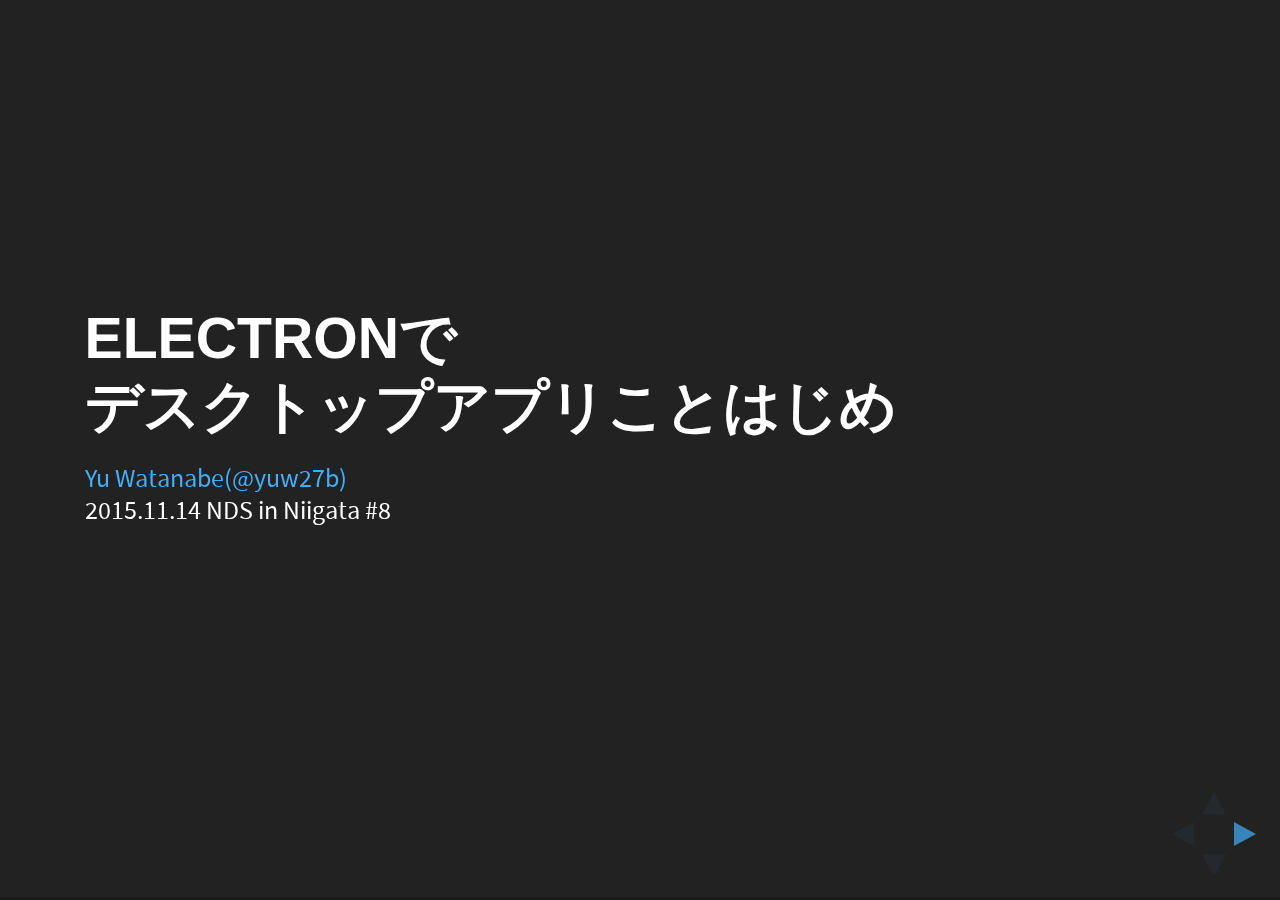
<file: introduction-of-electron/index.html>
<!doctype html>
<html lang="en">

	<head>
		<meta charset="utf-8">

		<title>Introduction of Electron</title>

		<meta name="description" content="A framework for easily creating beautiful presentations using HTML">
		<meta name="author" content="Hakim El Hattab">

		<meta name="apple-mobile-web-app-capable" content="yes">
		<meta name="apple-mobile-web-app-status-bar-style" content="black-translucent">

		<meta name="viewport" content="width=device-width, initial-scale=1.0, maximum-scale=1.0, user-scalable=no, minimal-ui">

		<link rel="stylesheet" href="css/reveal.css">
		<link rel="stylesheet" href="css/theme/black.css" id="theme">

		<!-- Code syntax highlighting -->
		<link rel="stylesheet" href="lib/css/zenburn.css">

		<link rel="stylesheet" href="css/original.css">

		<!-- Printing and PDF exports -->
		<script>
			var link = document.createElement( 'link' );
			link.rel = 'stylesheet';
			link.type = 'text/css';
			link.href = window.location.search.match( /print-pdf/gi ) ? 'css/print/pdf.css' : 'css/print/paper.css';
			document.getElementsByTagName( 'head' )[0].appendChild( link );
		</script>
	</head>

	<body>

		<div class="reveal">

			<!-- Any section element inside of this container is displayed as a slide -->
			<div class="slides">
				<section id="p1">
					<h3 style="text-align: left;">Electronで<br />デスクトップアプリことはじめ</h3>
					<p style="text-align: left;">
						<small><a href="https://rawcode.net/">Yu Watanabe(@yuw27b)</a><br />2015.11.14 NDS in Niigata #8</small>
					</p>
				</section>

				<section id="p2">
					<section>
						<h3>Electronとは</h3>
						<p class="fragment" style="text-align: left;">Windows、OS X、Linuxに対応するデスクトップアプリケーションを作成するためのフレームワーク</p>
						<p class="fragment" style="text-align: left;">
							GitHub社が開発している<br />
							<a href="http://electron.atom.io/" target="_blank">http://electron.atom.io/</a><br />
							<a href="https://github.com/atom/electron" target="_blank">https://github.com/atom/electron</a>
						</p>
						<p class="fragment" style="text-align: left;">オープンソース</p>
					</section>
				</section>

				<section id="p3">
					<section>
						<h3 style="text-align: left;">Webの技術が使われている</h3>
						<div class="fragment" style="text-align: left;">
						<ul>
							<li style="text-align: left;">HTML</li>
							<li style="text-align: left;">CSS</li>
							<li style="text-align: left;">JavaScript</li>
						</ul>
						<p class="fragment" style="text-align: left;">
							最新版は、Electron: v0.34.0<br />
							Node: 4.1.1<br />
							Chromium: 45.0.2454.85<br />
							V8: 4.5.103.29
						</p>
						<p class="fragment" style="text-align: left;">
							<small>v0.34からApp Storeの審査に通せるようになったとのこと！</small>
						</p>
					</section>
				</section>

				<section id="p4">
					<section>
						<h3>イメージ</h3>
						<img src="images/electron_image.jpg" width="auto" height="480" alt="" />
					</section>
				</section>

				<section id="p5">
					<section>
						<h3>サンプルアプリケーション</h3>
						<div class="fragment">
							<img src="images/app_cap.jpg" width="500" height="300" alt="" />
							<p>都市名を入力すると天気予報を表示するアプリ...</p>
						</div>
						<div class="p7_block fragment" style="text-align: left;">
							<p>ソースコード<br />
								<a href="https://github.com/yuw27b/electron-sample-app" target="_blank">https://github.com/yuw27b/electron-sample-app</a>
							</p>
						</div>
					</section>
				</section>

				<section id="p6">
					<section>
						<h3>ファイル構成</h3>
						<div style="text-align: left;">
							<ul>
								<li>package.json</li>
								<li>main.js</li>
								<li>index.html</li>
								<li>style.css</li>
								<li>app.js</li>
							</ul>
						</div>
						<p class="fragment" style="text-align: left;">
							Webサイトとしてのシングルページアプリケーションを作るのとほぼ同じ。<br />
							ライブラリも好きなものを使える。
						</p>
					</section>
				</section>

				<section id="p7">
					<section>
						<h3>参考</h3>
						<p style="text-align: left;">※開発を始める方法は色々あるので一例です。</p>
						<div class="p7_block" style="text-align: left;">
							<p><small>スケルトンをインストール：</small></p>
							<pre><code>npm install electron-prebuilt -g</code></pre>
						</div>
						<div class="p7_block" style="text-align: left;">
							<p><small>配布用パッケージの作成：</small></p>
							<pre><code>electron-packager ./ SampleApp --platform=all --arch=all --version=0.34.3</code></pre>
							<p>
								<small>プラットフォームやバージョンの指定については、
								<a href="https://github.com/maxogden/electron-packager" target="_blank">https://github.com/maxogden/electron-packager</a>
								を参照。プラットフォームが多いと時間はかかります。
								</small>
							</p>
						</div>
					</section>
				</section>

				<section id="p8">
					<section>
						<h3>END</h3>
						<p>ありがとうございました</p>
					</section>
				</section>
			</div><!--/.slides-->

		</div>

		<script src="lib/js/head.min.js"></script>
		<script src="js/reveal.js"></script>

		<script>

			// Full list of configuration options available at:
			// https://github.com/hakimel/reveal.js#configuration
			Reveal.initialize({
				controls: true,
				progress: true,
				history: true,
				center: true,

				transition: 'slide', // none/fade/slide/convex/concave/zoom

				// Optional reveal.js plugins
				dependencies: [
					{ src: 'lib/js/classList.js', condition: function() { return !document.body.classList; } },
					{ src: 'plugin/markdown/marked.js', condition: function() { return !!document.querySelector( '[data-markdown]' ); } },
					{ src: 'plugin/markdown/markdown.js', condition: function() { return !!document.querySelector( '[data-markdown]' ); } },
					{ src: 'plugin/highlight/highlight.js', async: true, callback: function() { hljs.initHighlightingOnLoad(); } },
					{ src: 'plugin/zoom-js/zoom.js', async: true },
					{ src: 'plugin/notes/notes.js', async: true }
				]
			});

		</script>

	</body>
</html>
</file>
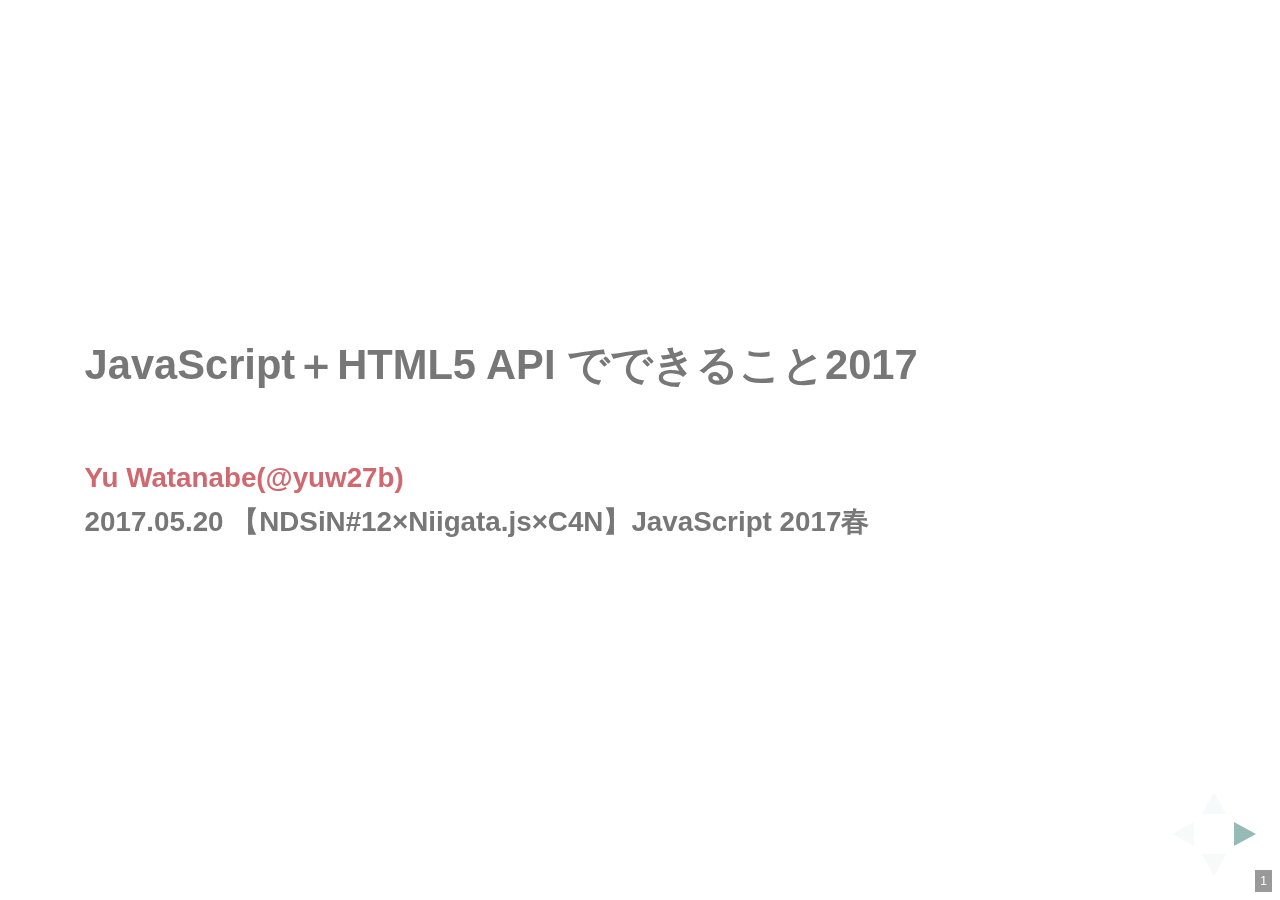
<file: js-api/index.html>
<!doctype html>
<html>
<head>
	<meta charset="utf-8">

	<title>JavaScript＋HTML5 API でできること2017</title>

	<meta name="description" content="2017.05.20 【NDSiN#12×Niigata.js×C4N】JavaScript 2017春">
	<meta name="apple-mobile-web-app-capable" content="yes">
	<meta name="apple-mobile-web-app-status-bar-style" content="black-translucent">
	<meta name="viewport" content="width=device-width, initial-scale=1.0, maximum-scale=1.0, user-scalable=no, minimal-ui">
	<link rel="stylesheet" type="text/css" href="css/font-awesome.min.css">
	<link rel="stylesheet" href="css/reveal.css">
	<link rel="stylesheet" href="css/theme/white.css" id="theme">
	<!-- Code syntax highlighting -->
	<link rel="stylesheet" href="lib/css/zenburn.css">
	<link rel="stylesheet" href="css/original.css">
	<!-- Printing and PDF exports -->
	<script>
		var link = document.createElement( 'link' );
		link.rel = 'stylesheet';
		link.type = 'text/css';
		link.href = window.location.search.match( /print-pdf/gi ) ? 'css/print/pdf.css' : 'css/print/paper.css';
		document.getElementsByTagName( 'head' )[0].appendChild( link );
	</script>
</head>
	<body>
		<div class="reveal">
			<div class="slides">
				<section id="p1" class="pageBlock pageBlock-first">
					<div class="midBlock">
						<h1 class="slideTitle" style="text-align: left;">JavaScript＋HTML5 API でできること2017</h1>
						<h4 class="mt50 slideTitle" style="text-align: left;">
							<a href="http://rawcode.net/">Yu Watanabe(@yuw27b)</a><br />2017.05.20 【NDSiN#12×Niigata.js×C4N】JavaScript 2017春
						</h4>
					</div>
				</section>

				<section id="p2" class="pageBlock">
					<h2>自己紹介</h2>
					<h4>
						<span class="p2_place">ECサイト運営<br /><small>[東京]</small></span>
						<i class="fa fa-truck fa-flip-horizontal" aria-hidden="true"></i>
						<span class="p2_place">非常勤エンジニア＋フリーランス<br /><small>[新潟]</small></span>
					</h4>
					<hr />
					<h4 class="mt20">最近のお仕事</h4>
					<div style="text-align: left;">
						<h5 class="mt10">SPA＋API＋DBなWebサービスの制作</h5>
						<ul class="mt10">
							<li>JavaScript[Backbone.js/React.js/Node.js]</li>
							<li>Ruby、PHP</li>
							<li>MySQL、Neo4j、RDF</li>
						</ul>
						<div class="mt20">
							<h5>その他</h5>
							<p>サービスのサーバ設定・管理</p>
							<p>HTML＋CSS＋JavaScriptのコーディング</p>
						</div>
					</div>
					<p style="text-align: right;"><small>・・・などをやっています。</small></p>
				</section>

				<section id="p3" class="pageBlock">
					<h2>APIって・・・？</h2>
					<h3 class="mt30">Application Programing Interface</h3>
					<p>ソフトウェアコンポーネントが互いにやりとりするのに使用するインタフェースの仕様</p>
					<p style="text-align: right;">
						<small><a href="https://ja.wikipedia.org/wiki/アプリケーションプログラミングインタフェース" target="_blank">https://ja.wikipedia.org/wiki/アプリケーションプログラミングインタフェース</a></small>
					</p>
					<div class="mt30">
						<i class="fa fa-arrow-circle-down" aria-hidden="true"></i>
					</div>
					<div class="mt30">
						<strong>JavaScript</strong>と、JavaScriptを実行する<strong>ブラウザ</strong>がやりとりするための仕様
					</div>
					<img class="mt30 imgNoShadow" src="./images/img02.png" width="400" height="200" alt="" />
				</section>

				<section id="p4" class="pageBlock">
					<h2>具体的にどんなもの？</h2>
					<ul class="mt50" style="text-align: left;">
						<li>DOM APIとかXMLHttpRequestとか</li>
						<li>
							APIごとに標準化が進められてはいるが、ブラウザによって実装状況に差がある<br />
							<small>例えばjQueryは、ブラウザごとのDOM APIの実装の差異を吸収してくれていた</small>
						</li>
					</ul>
					<img class="mt30 imgNoShadow" src="./images/img03.png" width="600" height="300" alt="" />
				</section>

				<section id="p5" class="pageBlock">
					<h2>HTML5 APIって・・・？</h2>
					<div class="mt50">
						<p class="mt30">「HTML5」は2014年10月に勧告されたHTMLの仕様</p>
						<p class="mt30">
							「広義のHTML5」として周辺仕様も含めたものを指すことも多い<br /><small>←今回取り上げるのはココ</small>
						</p>
						<p class="mt30">つまりHTMLとCSS以外の、ここ3年くらいで使えるようになってきた機能</p>
						<p class="mt30">主にJavaScriptで操作する</p>
					</div>
					<p style="text-align: right;">
						<small><a href="https://ja.wikipedia.org/wiki/HTML5" target="_blank">https://ja.wikipedia.org/wiki/HTML5</a></small>
					</p>
				</section>

				<section id="p6" class="pageBlock">
					<h2>どんなことができるの？</h2>
					<ul>
						<li>オフラインとストレージ - App Cache、Web Storage、Indexed Database API、File API</li>
						<li>デバイスアクセス - Geolocation API、マイク・カメラ、アドレス帳・カレンダー、端末の向き</li>
						<li>接続性 - WebSocket、Server-Sent Events</li>
						<li>マルチメディア - audio要素, video要素</li>
						<li>3D、グラフィックス、エフェクト - SVG、canvas要素、WebGL</li>
						<li>パフォーマンスと統合 - Web Workers、XMLHttpRequest Level 2</li>
					</ul>
					<p style="text-align: right;">
						<small><a href="https://ja.wikipedia.org/wiki/HTML5" target="_blank">https://ja.wikipedia.org/wiki/HTML5</a></small>
					</p>
				</section>

				<section id="p7" class="pageBlock">
					<div class="midBlock">
						<h2>ということで、<br />このへんのAPIでできることと<br />ブラウザの対応状況などを追ってみます。</h2>
						<p class="mt30">大昔からあるもの、深い考察などは取り上げません。</p>
					</div>
				</section>

				<section id="p8" class="pageBlock">
					<p style="text-align: left;">その前に<strong>ちょっと寄り道・・・</strong></p>
					<h2 class="mt50">PWA[Progressive Web Apps]のこと</h2>
					<ul class="mt30">
						<li>Googleが2015年に提唱</li>
						<li>ネイティブアプリに近いUXを提供するWebサイト</li>
						<li>オフラインでも動くとか、通知が来るとか、写真撮れるとか</li>
						<li>実現にはHTML5 APIが不可欠</li>
						<li>Apple(iPhone)のスタンスは・・・？</li>
					</ul>
				</section>
				<section id="p9" class="pageBlock">
					<h2>DOM・CSS関係</h2>
					<ul class="mt30">
						<li>
							ドラッグ＆ドロップのAPIが標準化<small>（jQuery UI がなくても大丈夫！）</small><br />
							<a href="https://html.spec.whatwg.org/multipage/interaction.html#dnd" target="_blank">Drag and drop API</a>
						</li>
						</p>
						<li>
							タブレット、スマートフォンのタッチイベントが扱えるように<br />
							<a href="https://www.w3.org/TR/touch-events/" target="_blank">Touch Events</a><br />
							<a href="https://w3c.github.io/touch-events/" target="_blank">Touch Events - Level 2</a><small>・・・こちらはまだ草案</small>
						</li>
						<li>
							マウスイベントとタッチイベントをまとめて扱えるように<br />
							<a href="https://www.w3.org/TR/pointerevents/" target="_blank">Pointer Events</a><br />
							<a href="https://w3c.github.io/pointerevents/" target="_blank">Pointer Events - Level 2</a><small>・・・こちらもまだ草案</small>
						</li>
						<li>
							CSSアニメーションのイベント取得<br />
							<a href="https://www.w3.org/TR/css3-conditional/">CSS Conditional Rules Module Level 3</a><br />
							→将来的には<a href="https://w3c.github.io/web-animations/" target="_blank">Web Animations API</a>に統合される？<br />
<pre><code>
$('.element').bind('mozTransitionEnd webkitTransitionEnd transitionend', function(){
  console.log('Transition end!');
});
$('.element').on('webkitAnimationEnd animationEnd', function(){
  console.log('Keyframe animation end!');
});
</code></pre>
						</p>
					</ul>
				</section>
				<section id="p10" class="pageBlock">
					<h2>ファイル</h2>
					<ul class="mt30">
						<li>
							<a href="https://www.w3.org/TR/FileAPI/" target="_blank">File API</a><br />
							ローカルファイルにアクセスできるようになった<small>（Flashがなくてもアップロードできる！）</small><br />
							読み取り専用、パスは取れない。<br />
							<img src="./images/img01.png" width="461" height="118" alt="" />
						</li>
						<li>
							<a href="https://wicg.github.io/entries-api/" target="_blank">File and Directory Entries API</a><br />
							ディレクトリ（フォルダ）のドロップは基本的にはまだ扱えない。（Chromeだけならがんばればできる。）
						</li>
					</ul>
				</section>
				<section id="p11" class="pageBlock">
					<h2>音を鳴らす</h2>
					<ul class="mt30">
						<li>
							<a href="https://www.w3.org/TR/webaudio/" target="_blank">Web Audio API</a><br />
							HTMLのaudio要素を扱う（play/stopなど）<br />
							だけじゃなくて、ものすごくいろいろできる。<br />
<pre><code>
var ctx = new AudioContext();

var osc = ctx.createOscillator();
osc.frequency.value = 440;
osc.type = 'sine';

var gain = ctx.createGain();
gain.gain.value = 0.5;
osc.connect(gain);
gain.connect(ctx.destination);

osc.start(ctx.currentTime);
osc.stop(ctx.currentTime + 5);
</code></pre>
						</li>
						<li>
							<a href="https://www.w3.org/TR/webmidi/" target="_blank">Web MIDI API</a><br />
							MIDIデバイスを扱う
						</li>
						<li>
							<a href="https://dvcs.w3.org/hg/speech-api/raw-file/tip/speechapi.html" target="_blank">Web Speech API</a><br />
							音読してもらう
						</li>
					</ul>
				</section>
				<section id="p12" class="pageBlock">
					<h2>ビデオ関係</h2>
					<ul class="mt30">
						<li>
							HTMLのvideo要素を扱う（play/stopなど）<br />
							<a href="https://developer.mozilla.org/ja/docs/Web/API/HTMLMediaElement" target="_blank">HTMLMediaElement</a><br />
							<small>「Web Video API」というものは存在しない</small>
							<p>
								再生可能なビデオ形式はブラウザによって異なるので、扱いにくい面がある。<br />
								参考：<a href="https://developer.mozilla.org/ja/docs/Web/HTML/Supported_media_formats" target="_blank">HTML5 の audio 要素と video 要素でサポートされているメディアフォーマット</a>
							</p>
						</li>
						<li>
							ビデオの字幕（track要素）を扱う<br />
							<a href="https://www.w3.org/TR/webvtt1/" target="_blank">WebVTT: The Web Video Text Tracks Format</a><br />
						</li>
					</ul>
				</section>
				<section id="p13" class="pageBlock">
					<h2>2D・3Dグラフィック</h2>
					<div class="mt30" style="text-align: left;">
						<h3>SVG</h3>
						<p>
							<a href="https://www.w3.org/TR/SVG11/" target="_blank">SVG1.1</a> / <a href="https://www.w3.org/TR/SVG2/" target="_blank">SVG2</a><br />
							HTML DOMと同様にSVG DOMをJavaScriptから操作できるようになった。IE9以降。
						</p>
						<h3>Canvas</h3>
						<p>
							<a href="https://developer.mozilla.org/en-US/docs/Web/API/Canvas_API" target="_blank">Canvas API</a><br />
							JavaScriptで絵が描けるようになった
						</p>
						<h3>WebGL</h3>
						<p>
							<a href="https://www.khronos.org/registry/webgl/specs/latest/1.0/" target="_blank">WebGL</a> / <a href="https://www.khronos.org/registry/webgl/specs/latest/2.0/" target="_blank">WebGL 2</a><br />
							ブラウザでOpenGLライクな3Dグラフィックの描画。グラフィックボードで演算する。<br />
							非常に煩雑なJavaScriptコードを記述する必要があるため、ラッパーライブラリの<a href="https://threejs.org/" target="_blank">three.js</a>が使われることが多い。
						</p>
						<h3>WebVR</h3>
						<p>
							<a href="https://w3c.github.io/webvr/spec/latest/" target="_blank">WebVR</a><br />
							VRデバイスとの接続についての仕様。デバイスからセンサーの値を取得するなど。
						</p>
					</ul>
				</section>
				<section id="p14" class="pageBlock">
					<h2>デバイスにアクセスする</h2>
					<ul class="mt30">
						<li>
							<a href="https://www.w3.org/TR/geolocation-API/" target="_blank">Geolocation API</a>
						</li>
						<li>
							<a href="https://www.w3.org/TR/clipboard-apis/" target="_blank">Clipboard API and events</a>
						</li>
						<li>
							<a href="https://www.w3.org/TR/mediacapture-streams/" target="_blank">Media Capture and Streams</a>
						</li>
						<li>
							<a href="https://www.w3.org/TR/ambient-light/" target="_blank">Ambient Light Sensor</a><small>・・・Firefoxのみ。</small>
						</li>
						<li>
							<a href="https://www.w3.org/TR/battery-status/" target="_blank">Battery Status API</a>
						</li>
						<li>
							<a href="https://www.w3.org/TR/orientation-event/" target="_blank">DeviceOrientation Event Specification</a>
						</li>
						<li>
							<a href="https://webbluetoothcg.github.io/web-bluetooth/" target="_blank">Web Bluetooth</a>
						</li>
						<li>
							<a href="https://www.w3.org/TR/gamepad/" target="_blank">Gamepad</a>
						</li>
					</ul>
					<p class="mt30" style="text-align: left;">
						※ネイティブアプリでやる場合はOS提供のAPIを使うので、あくまでもWebブラウザからデバイスへのアクセスです。
					</p>
				</section>
				<section id="p15" class="pageBlock">
					<h2>サーバリクエスト</h2>
					<ul class="mt30">
						<li>
							<a href="https://www.w3.org/TR/XMLHttpRequest2/" target="_blank">XMLHttpRequest Level 2</a><br />
							おなじみのAjaxです。Level2からCORSがサポートされました。
						</li>
						<li>
							<a href="https://fetch.spec.whatwg.org/" target="_blank">Fetch API</a><br />
							XHRより低レベルのAPI。現状、Chrome・Firefoxのみ。<br />
							後述のWebWorkersからも使える。
<pre><code>
fetch(url).then(function(response) {
  return response.text();
}).then(function(text) {
  console.log(text);
});
</code></pre>
							Promiseが返ってきます。
						</li>
					</ul>
				</section>
				<section id="p16" class="pageBlock">
					<h2>Web Worker</h2>
					<div class="mt30" style="text-align:left;">
						<h3><a href="https://w3c.github.io/workers/" target="_blank">Web Workers API</a></h3>
						従来のwindowコンテキストとは別のスレッドでJavaScriptを動かせる。<br />
						重たい演算処理を別スレッドで行う、など。<br />
						このベーシックな機能はすべてのモダンブラウザに実装済み。
					</div>
					<div class="mt30" style="text-align:left;">
						<h3><a href="https://developer.mozilla.org/ja/docs/Web/API/ServiceWorker_API" target="_blank">ServiceWorker</a></h3>
						Web Workerのひとつで、ブラウザとネットワークの間のプロキシサーバーとして機能する。<br />
						PWAには欠かせないが、Chrome、Firefoxでしか動かない（モバイルも同様）。
						<ul class="mt20">
							<li>ページのキャッシュを返す（ServiceWorkerの仕様にCache APIが含まれている）</li>
							<li>オンラインになったらデータを同期する</li>
							<li>通知を出す</li>
						</ul>
						<p>Androidの場合はChromeブラウザを起動していなくてもプロセスは生きている</p>
					</div>
				</section>
				<section id="p16-2">
					<h2>Web Worker</h2>
					<div class="mt30" style="text-align:left;">
						<h3><a href="https://developer.mozilla.org/ja/docs/Web/API/ServiceWorker_API" target="_blank">ServiceWorker</a></h3>
					</div>
					<img class="imgNoShadow" src="./images/img04.png" width="800" height="400" alt="" />
				</section>
				<section id="p17" class="pageBlock">
					<h2>ストレージ</h2>
					<div class="mt30" style="text-align: left;">
						<h3>
							<a href="https://www.w3.org/TR/webstorage/" target="_blank">Web Storage</a>
						</h3>
						<p>
							Cookieより容量の大きなキーバリューストア。保存できるのは文字列。<br />
							<strong>sessionStorage</strong>と<strong>localStorage</strong>がある。<br />
							すべてのブラウザで実装済み。<br />
							プライベートブラウジングでは保存できなかったり、ユーザーがクリアしようと思えばできる点に注意。
						</p>
					</div>
					<div class="mt30" style="text-align: left;">
						<h3><a href="https://developer.mozilla.org/ja/docs/Web/API/IndexedDB_API" target="_blank">IndexedDB</a></h3>
						<p>
							<a href="https://www.w3.org/TR/IndexedDB/" target="_blank">Indexed Database API</a><br />
							<a href="https://www.w3.org/TR/IndexedDB-2/" target="_blank">Indexed Database API 2.0</a><br />
							Web Storageより「データベース」っぽいストレージ。基本的な機能は全ブラウザで使用できる。<br />
							キーバリューストアだが、テーブル（的なもの）やトランザクション、インデックスの概念がある。<br />
							WebWorkersから利用できるストレージはIndexedDBのみ。
						</p>
					</div>
				</section>
				<section id="p18" class="pageBlock">
					<h2>WebRTC</h2>
					<div class="mt30" style="text-align: left;">
						<a href="https://www.w3.org/TR/webrtc/" target="_blank">WebRTC 1.0: Real-time Communication Between Browsers</a><br />
						<a href="https://www.w3.org/TR/mediacapture-streams/" target="_blank">Media Capture and Streams</a><br />
						<a href="https://www.w3.org/TR/mediacapture-fromelement/" target="_blank">Media Capture from DOM Elements</a>
						<p>
							P2Pでブラウザ間の通信を行うための仕様。例えばビデオチャット。<br />
							Chrome、Firefoxで実装済み。<br />
							UDPを使う。<br />
							接続の確立にはサーバが必要だったり、<a href="https://www.w3.org/TR/websockets/" target="_blank">The WebSocket API</a>の併用がデファクトだったり、実装はけっこう大変そう。
						</p>
						<p class="mt20">
							<small>
								※WebRTCを利用した有名なビデオチャットサービスに<a href="https://appear.in/" target="_blank">appear.in</a>がありますが、対応ブラウザは「Chrome, Firefox, Opera and Vivaldi.」となっています。<br />
								モバイルの場合は、アプリか、AndroidではChrome, Firefox, Operaとあります。
							</small>
						</p>
					</div>
				</section>
				<section id="p19" class="pageBlock">
					<h2>そのほか</h2>
					<ul class="mt30">
						<li>
							<a href="https://www.w3.org/TR/html5/browsers.html#history" target="_blank">History API</a><br />
							<small>HTML5の仕様に含まれている</small><br />
							<a href="https://majido.github.io/scroll-restoration-proposal/history-based-api.html" target="_blank">Custom Scroll Restoration</a>はIE、Edgeで未実装。
						</li>
						<li>
							<a href="https://www.w3.org/TR/credential-management-1/" target="_blank">Credential Management Level 1</a><br />
							Chromeだけが対応中。ブラウザに保存されたID・パスワードの情報にアクセスできる。（もちろん生パスワードが見られるわけではない。）
						</li>
						<li>
							<a href="https://www.w3.org/TR/WebCryptoAPI/" target="_blank">Web Cryptography API</a><br />
							JavaScriptでハッシュ(SHA-1、SHA-2)とか公開鍵の生成ができる。ブラウザ実装はまだ足並みが揃っていない感じ。
						</li>
						<li>
							<a href="https://www.w3.org/TR/permissions/" target="_blank">The Permissions API</a><br />
							GPSとかプッシュ通知とかが使えるかどうかを判定してくれる。Chrome・Firefoxのみ。
						</li>
						<li>
							<a href="https://www.w3.org/TR/payment-request/" target="_blank">Payment Request API</a><br />
							AndroidのChromeのみで動いている・・・。仕様自体は草案段階。<br />
							Credential Management APIと同様で、ブラウザに保存されたクレジットカード情報にアクセスできる。
						</li>
					</p>
				</section>
				<section id="p20" class="pageBlock">
					<h2>おまけ：標準化から外れたもの</h2>
					<ul class="mt30">
						<li>
							ローカルにファイルを保存するようなやつ<br />
							<a href="https://www.w3.org/TR/file-writer-api/" target="_blank">File Writer API</a><br />
							<a href="https://www.w3.org/TR/file-system-api/" target="_blank">File System API</a>
						</li>
						<li>
							アドレス帳とカレンダーへのアクセス<br />
							<a href="https://www.w3.org/TR/contacts-manager-api/" target="_blank">Contacts Manager API</a><br />
							<a href="https://www.w3.org/TR/calendar-api/" target="_blank">Calendar API</a>
						</li>
					</ul>
				</section>
				<section id="p21" class="pageBlock">
					<div class="midBlock">
						<h1 class="sectionTitle">END</h1>
					</div>
				</section>
			</div><!--/.slides-->
		</div><!--/.reveal-->

		<script src="lib/js/head.min.js"></script>
		<script src="js/reveal.js"></script>

		<script>
			// More info https://github.com/hakimel/reveal.js#configuration
			Reveal.initialize({
				history: true,
				controls: true,
				progress: false,
				slideNumber: true,
				overview: false,
				center: false,
				touch: true,
				transitionSpeed: 'fast',
				// More info https://github.com/hakimel/reveal.js#dependencies
				dependencies: [
					{ src: 'plugin/markdown/marked.js' },
					{ src: 'plugin/markdown/markdown.js' },
					{ src: 'plugin/notes/notes.js', async: true },
					{ src: 'plugin/highlight/highlight.js', async: true, callback: function() { hljs.initHighlightingOnLoad(); } }
				]
			});
		</script>
	</body>
</html>
</file>
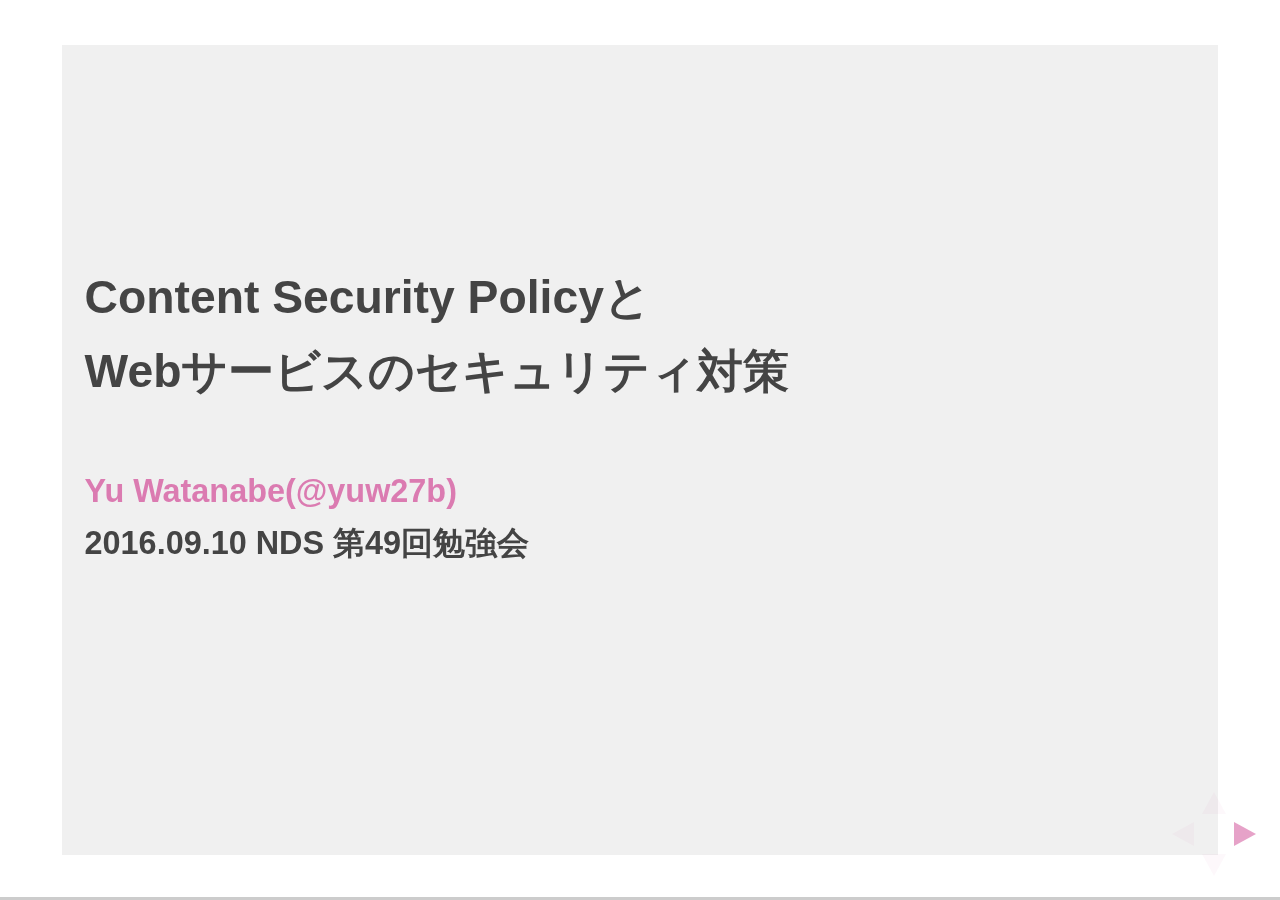
<file: web-security/index.html>
<!doctype html>
<html>
<head>
	<meta charset="utf-8">

	<title>Web security and CSP</title>

	<meta name="description" content="A framework for easily creating beautiful presentations using HTML">
	<meta name="author" content="Hakim El Hattab">

	<meta name="apple-mobile-web-app-capable" content="yes">
	<meta name="apple-mobile-web-app-status-bar-style" content="black-translucent">

	<meta name="viewport" content="width=device-width, initial-scale=1.0, maximum-scale=1.0, user-scalable=no, minimal-ui">

	<link rel="stylesheet" type="text/css" href="css/font-awesome.min.css">
	<link rel="stylesheet" href="css/reveal.css">
	<link rel="stylesheet" href="css/theme/white.css" id="theme">

	<!-- Code syntax highlighting -->
	<link rel="stylesheet" href="lib/css/zenburn.css">

	<link rel="stylesheet" href="css/original.css">

	<!-- Printing and PDF exports -->
	<script>
		var link = document.createElement( 'link' );
		link.rel = 'stylesheet';
		link.type = 'text/css';
		link.href = window.location.search.match( /print-pdf/gi ) ? 'css/print/pdf.css' : 'css/print/paper.css';
		document.getElementsByTagName( 'head' )[0].appendChild( link );
	</script>
</head>
	<body>
		<div class="reveal">
			<div class="slides">
				<section id="p1">
					<h1 style="text-align: left;">Content Security Policyと<br />Webサービスのセキュリティ対策</h1>
					<h4 class="mt50" style="text-align: left;">
						<a href="https://rawcode.net/">Yu Watanabe(@yuw27b)</a><br />2016.09.10 NDS 第49回勉強会
					</h4>
				</section>

				<section id="p2">
					<h2>自己紹介</h2>
					<h4 class="fragment">
						<span class="p2_place">ECサイト運営<br /><small>[東京]</small></span>
						<i class="fa fa-truck fa-flip-horizontal" aria-hidden="true"></i>
						<span class="p2_place">非常勤エンジニア＋フリーランス<br /><small>[新潟]</small></span>
					</h4>
					<hr class="fragment" />
					<h4 class="fragment mt10">最近のお仕事</h4>
					<div class="fragment" style="text-align: left;">
						<h5 class="mt10">SPA＋API＋DBなWebサービスの制作</h5>
						<ul>
							<li>データからグラフを描画するサービス</li>
							<li>データやファイルを送ってもらってデータベースを作るサービス</li>
						</ul>
						<h5 class="mt10">技術面</h5>
						<ul>
							<li>JavaScript[Backbone.js/React.js/Node.js]</li>
							<li>Ruby、PHP</li>
							<li>MySQL、Neo4j、RDF</li>
						</ul>
						<p class="fragment">サービスのサーバ設定・管理</p>
						<p class="fragment">HTML＋CSS＋JavaScriptのコーディング</p>
					</div>
					<p class="fragment" style="text-align: right;"><small>・・・などをやっています。</small></p>
				</section>

				<section id="p3">
					<div class="fragment">
						<h2>今日のテーマ</h2>
						<h1>Webサービスのセキュリティ対策</h1>
					</div>
					<hr />
					<div class="fragment mt50">
						<ul>
							<li>JavaScriptでHTMLを吐き出したり、フォームデータを扱ったり</li>
							<li>Cookieを使う</li>
							<li>サーバとAjaxでやりとり</li>
						</ul>
						<p>というようなWebサービスのセキュリティについて、実際にやったことをお話します。</p>
					</div>
					<div class="fragment">
						<p>また、<strong>Content Security Policy</strong>の仕様について気になっていた点を整理しました。</p>
					</div>
				</section>

				<section id="p4">
					<h2 class="fragment">サーバでやったこと</h2>
					<hr />
					<ul class="fragment mt50">
						<li>
							HTTPSを使う<br />
							<i class="fa fa-angle-right" aria-hidden="true"></i> 証明書は<a href="https://letsencrypt.org/" target="_blank">Let's Encrypt</a>で取得しました
						</li>
						<li class="fragment mt20">
							SSL暗号化スイート<br />
							<i class="fa fa-angle-right" aria-hidden="true"></i> すでに安全でなくなっている暗号化アルゴリズムは除外しました<br />
							参考：<br />
							<a href="https://wiki.mozilla.org/Security/Server_Side_TLS" target="_blank">https://wiki.mozilla.org/Security/Server_Side_TLS</a>
							<br />
							<a href="https://mozilla.github.io/server-side-tls/ssl-config-generator/" target="_blank">https://mozilla.github.io/server-side-tls/ssl-config-generator/</a>
						</li>
						<li class="fragment mt20">
							ウイルスチェック<br />
							ファイルがアップロードされたらすぐにチェック。感染ファイルは削除する。<br />
							<i class="fa fa-angle-right" aria-hidden="true"></i> Linux上で<a href="https://www.clamav.net/" target="_blank">ClamAV</a>がサービス中。
						</li>
					</ul>
				</section>

				<section id="p5">
					<h2 class="fragment">クリックジャッキング対策</h2>
					<hr />
					<p class="fragment mt30">
						HTTPヘッダに<strong>X-Frame-Options:SAMEORIGIN</strong>を追加
					</p>
					<p class="fragment mt30" style="text-align: left;">
						外部のサイトから、自サイトのコンテンツをiframeで読み込みことができなくなります。<br />
						参考：<a href="https://developer.mozilla.org/ja/docs/Web/HTTP/X-Frame-Options" target="_blank">https://developer.mozilla.org/ja/docs/Web/HTTP/X-Frame-Options</a>
					</p>
					<p class="fragment mt20" style="text-align: left;">
						現在この仕様を策定しているのはIETFで<a href="https://tools.ietf.org/html/rfc7034" target="_blank">RFC7034</a>として公開されています。<br />
						Content security policyとの併用が好ましいとされており、さらに将来的にはCSPに内包される予定のようです。
					</p>
					<img class="fragment mt10" src="images/x-frame_devtool.png" alt="" />
				</section>

				<section id="p6">
					<h2 class="fragment">Cookie関連でやったこと</h2>
					<hr />
					<ul class="fragment mt50" style="text-align: left;">
						<li>&quot;Secure&quot;を指定してSSL環境でのみCookieを発行する</li>
						<li class="fragment mt20">&quot;httponly&quot;を指定してJavaScriptからのCookieの読み取りを許可しない</li>
					</ul>
					<img class="fragment mt30" src="images/cookie_devtool.png" alt="" />
				</section>

				<section id="p7">
					<h2 class="fragment">Content Security Policy [CSP]</h2>
					<hr />
					<p class="fragment mt30" style="text-align: left;">JavaScript、CSS、画像、フォント、XHRなど(*)のコンテンツの外部からの読み込みを制御することができます。</p>
					<p class="fragment mt30" style="text-align: left;">例：<br />
						<strong>
							default-src 'self';<br />
							script-src 'self' 'unsafe-eval';<br />
							style-src 'self' 'unsafe-inline';<br />
							font-src 'self' https://fonts.gstatic.com;<br />
							img-src 'self' https://i.creativecommons.org https://licensebuttons.net;
						</strong>
					</p>
					<ul class="fragment mt20" style="text-align: left;">
						<li>デフォルトでは外部からは何も読み込みません・インラインでの実行もできません</li>
						<li>JavaScriptのevalの使用を許可します</li>
						<li>CSSは外部からは読み込みません・HTML内のstyleの記述は許可します</li>
						<li>フォントは外部から読み込みません・「https://fonts.gstatic.com」からの読み込みは例外として許可します（ホワイトリスト）</li>
						<li>画像は外部から読み込みません・列記したドメインからの読み込みは例外として許可します</li>
					</ul>
					<p class="fragment" style="text-align: right;"><small>*オーディオやビデオなども含まれます。</small></p>
				</section>

				<section id="p8">
					<div>
						<p style="text-align: left;">設定すると、HTTPヘッダーに以下のように追加されます：</p>
						<img src="images/csp_practical.png" alt="" />
						<p class="mt20" style="text-align: left;">
							Internet Explorer(10, 11)は、CSPに対応していないので、代わりに<strong>X-Content-Security-Policy</strong>を使用します。<br />
							仕様にはほぼ互換性があるので、同じ指定を2回書くことになります。
						</p>
					</div>
				</section>

				<section id="p9">
					<h2>仕様</h2>
					<hr />
					<p>CSPはW3Cで仕様策定が行われています。</p>
					<ul class="mt20">
						<li><a href="https://www.w3.org/TR/CSP1/" target="_blank">Content Security Policy Level 1</a>・・・勧告候補 → Level2ができたので今後の更新はなし</li>
						<li class="mt10"><a href="https://www.w3.org/TR/CSP2/" target="_blank">Content Security Policy Level 2</a>・・・勧告候補
							<p class="mt10">Level 1から追加された主な仕様：</p>
							<ul>
								<li>HTMLのメタタグでもポリシーの指定ができるようになる</li>
								<li>X-Frame-Optionsを取り込み</li>
								<li>nonce、hashの利用</li>
								<li>現状はChromeとFirefoxが対応（FFは一部抜けている仕様もある）</li>
							</ul>
						</li>
						<li class="mt10"><a href="https://www.w3.org/TR/CSP3/" target="_blank">Content Security Policy Level 3</a>・・・草案</li>
					</ul>
				</section>

				<section id="p10">
					<h2 class="fragment">推奨設定</h2>
					<hr />
					<h3 class="fragment mt20"><strong>default-src 'self';</strong></h3>
					<p class="fragment mt20" style="text-align: left;">
						「unsafe-eval」、「unsafe-inline」はどちらも、XSSの可能性があるので注意、となっています。
					</p>
					<div class="fragment mt50">
						<p><strong>現実</strong></p>
						<ul tyle="text-align: left;">
							<li class="mt10">HTML内にちょっとしたCSSを書き出すJSライブラリはたくさんある</li>
							<li class="mt10">JSテンプレートエンジンには「eval」を使用したものが多い<small>（Handlebarsあたりは大丈夫みたいです）</small></li>
							<li class="mt10">
								Google AnalyticsのJSコードを&lt;/body&gt;直前に貼りつけたら「unsafe-inline」にひっかかる・・・<br />
								<small>「analytics.js」のようなファイルに保存して「&lt;script&gt;&lt;/script&gt;」で読み込めばOKです。ちょっと面倒ですが・・・</small>
							</li>
							<li class="mt10">CDNからライブラリを読み込むごとに、ホワイトリストに追加</li>
						</ul>
					</div>
					<p class="fragment mt30">結果として、けっこう長いコードができあがり、果たしてこれで安全なのかと不安になります。</p>
				</section>

				<section id="p11">
					<h2 class="fragment">CSPは長い！</h2>
					<hr />
					<img class="fragment mt20" src="images/csp_sample.png" width="972" height="534">
				</section>

				<section id="p12">
					<h2 class="fragment">本当にこれで安全？</h2>
					<hr />
					<div class="fragment clearfix">
						<div class="colLeft">
							<p class="fragment" style="text-align: left;">Googleのエンジニアチームが2016年に<a href="https://static.googleusercontent.com/media/research.google.com/ja//pubs/archive/45542.pdf" target="_blank">発表した論文</a>より：</p>
							<ul class="fragment" style="text-align: left;">
								<li class="mt10">Googleの検索用インデックスに登録されている約1000億サイトから、1,680,867のホストに指定されていた26,011種類のCSP policyを分析</li>
								<li class="mt10">その結果、94.68%のポリシーはスクリプトの実行阻止に効果がなく、99.34%のホストでXSSの危険はなくなっていなかった。</li>
								<li class="mt10">ホワイトリストに危険なドメインが含まれているケースもあり、75.81%のポリシーでホワイトリスト経由の攻撃が可能だった。</li>
							</ul>
						</div>
						<div class="colRight">
							<img src="images/paper.png" alt="" />
						</div>
					</div>
					<p class="fragment mt20"><small>簡潔にまとめると</small><strong>CSP Lv2からのnonce・hashとCSP Lv3からの「strict-dynamic」の指定が有効</strong></p>
				</section>

				<section id="p13">
					<h2>結局どうすれば・・・？</h2>
					<hr />
					<p>※個人的見解です</p>
					<ul class="mt20">
						<li>「完璧な設定」はおそらく存在しません。新しい攻撃手法も出てくるかもしれません。<br />
							仕様もどんどん追加されている状態なので、Level 1では不十分なのは明白なのでしょう。
						</li>
						<li class="mt10">とはいえ、「script-src 'self';」だけでも、「うっかりエスケープ忘れた！」くらいは防げます。</li>
						<li class="mt10">
							基本的にはJavaScriptのインライン実行とevalは回避、外部リソースはURLをホワイトリストに入れるのがいいと思います！<br />
							<small>現実と折り合いをつけるのはちょっと大変ですが・・・</small>
						</li>
						<li class="mt10">何もやらないよりは少しでもやったほうがいい！</li>
						<li class="mt10">現在不十分なところはまだまだ仕様策定中なので、将来の仕様やブラウザの対応状況のチェックは必要。
							<small>（これが面倒なのは承知なので、こんな資料を作った手前、ブログに書くくらいはしたいと思っています。）</small>
						</li>
						<li class="mt10">CSPだけでなく、基本的なパーミッション設定やHTTPSなども確実に！</li>
					</ul>
				</section>

				<section id="p14">
					<h2>END</h2>
				</section>
			</div><!--/.slides-->
		</div><!--/.reveal-->

		<script src="lib/js/head.min.js"></script>
		<script src="js/reveal.js"></script>

		<script>
			// More info https://github.com/hakimel/reveal.js#configuration
			Reveal.initialize({
				history: true,

				// More info https://github.com/hakimel/reveal.js#dependencies
				dependencies: [
					{ src: 'plugin/markdown/marked.js' },
					{ src: 'plugin/markdown/markdown.js' },
					{ src: 'plugin/notes/notes.js', async: true },
					{ src: 'plugin/highlight/highlight.js', async: true, callback: function() { hljs.initHighlightingOnLoad(); } }
				]
			});
		</script>
	</body>
</html>
</file>
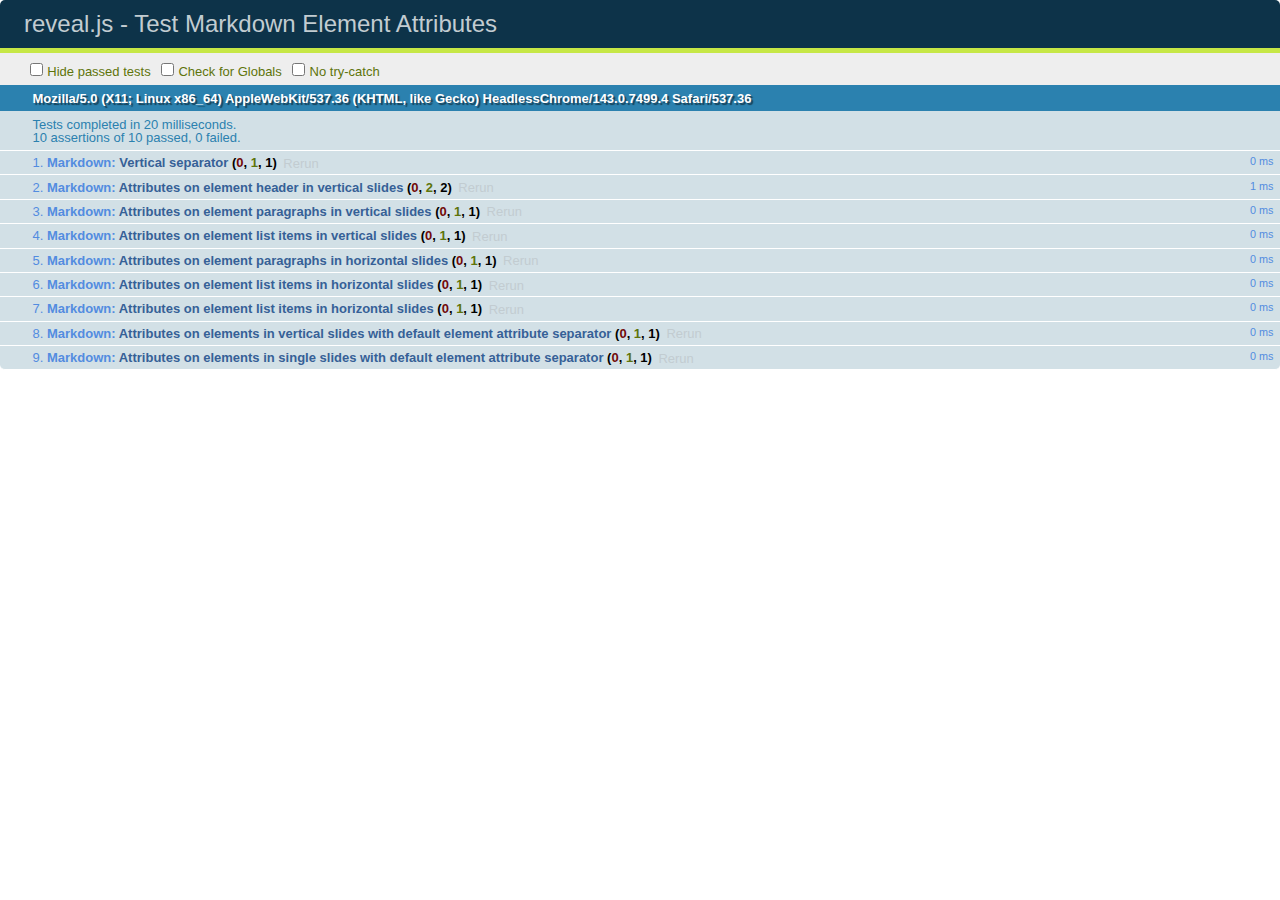
<file: frontend/test/test-markdown-element-attributes.html>
<!doctype html>
<html lang="en">

	<head>
		<meta charset="utf-8">

		<title>reveal.js - Test Markdown Element Attributes</title>

		<link rel="stylesheet" href="../css/reveal.css">
		<link rel="stylesheet" href="qunit-1.12.0.css">
	</head>

	<body style="overflow: auto;">

		<div id="qunit"></div>
		<div id="qunit-fixture"></div>

		<div class="reveal" style="display: none;">

			<div class="slides">

				<!-- <section data-markdown="example.md" data-separator="^\n\n\n" data-separator-vertical="^\n\n"></section> -->

				<!-- Slides are separated by newline + three dashes + newline, vertical slides identical but two dashes -->
				<section data-markdown data-separator="^\n---\n$" data-separator-vertical="^\n--\n$" data-element-attributes="{_\s*?([^}]+?)}">>
					<script type="text/template">
						## Slide 1.1
						<!-- {_class="fragment fade-out" data-fragment-index="1"} -->

						--

						## Slide 1.2
						<!-- {_class="fragment shrink"} -->

						Paragraph 1
						<!-- {_class="fragment grow"} -->

						Paragraph 2
						<!-- {_class="fragment grow"} -->

						- list item 1 <!-- {_class="fragment grow"} -->
						- list item 2 <!-- {_class="fragment grow"} -->
						- list item 3 <!-- {_class="fragment grow"} -->


						---

						## Slide 2


						Paragraph 1.2  
						multi-line <!-- {_class="fragment highlight-red"} -->

						Paragraph 2.2 <!-- {_class="fragment highlight-red"} -->

						Paragraph 2.3 <!-- {_class="fragment highlight-red"} -->

						Paragraph 2.4 <!-- {_class="fragment highlight-red"} -->

						- list item 1 <!-- {_class="fragment highlight-green"} -->
						- list item 2<!-- {_class="fragment highlight-green"} -->
						- list item 3<!-- {_class="fragment highlight-green"} -->
						- list item 4
						<!-- {_class="fragment highlight-green"} -->
						- list item 5<!-- {_class="fragment highlight-green"} -->

						Test

						![Example Picture](examples/assets/image2.png)
						<!-- {_class="reveal stretch"} -->

					</script>
				</section>



				<section 	data-markdown data-separator="^\n\n\n"
									data-separator-vertical="^\n\n"
									data-separator-notes="^Note:"
									data-charset="utf-8">
					<script type="text/template">
						# Test attributes in Markdown with default separator
						## Slide 1 Def <!-- .element: class="fragment highlight-red" data-fragment-index="1" -->


						## Slide 2 Def
						<!-- .element: class="fragment highlight-red" -->

					</script>
				</section>

				<section data-markdown>
				  <script type="text/template">
					## Hello world
					A paragraph
					<!-- .element: class="fragment highlight-blue" -->
				  </script>
				</section>

				<section data-markdown>
				  <script type="text/template">
					## Hello world

					Multiple  
					Line
					<!-- .element: class="fragment highlight-blue" -->
				  </script>
				</section>

				<section data-markdown>
				  <script type="text/template">
					## Hello world

					Test<!-- .element: class="fragment highlight-blue" -->

					More Test
				  </script>
				</section>


			</div>

		</div>

		<script src="../lib/js/head.min.js"></script>
		<script src="../js/reveal.js"></script>
		<script src="../plugin/markdown/marked.js"></script>
		<script src="../plugin/markdown/markdown.js"></script>
		<script src="qunit-1.12.0.js"></script>

		<script src="test-markdown-element-attributes.js"></script>

	</body>
</html>
</file>
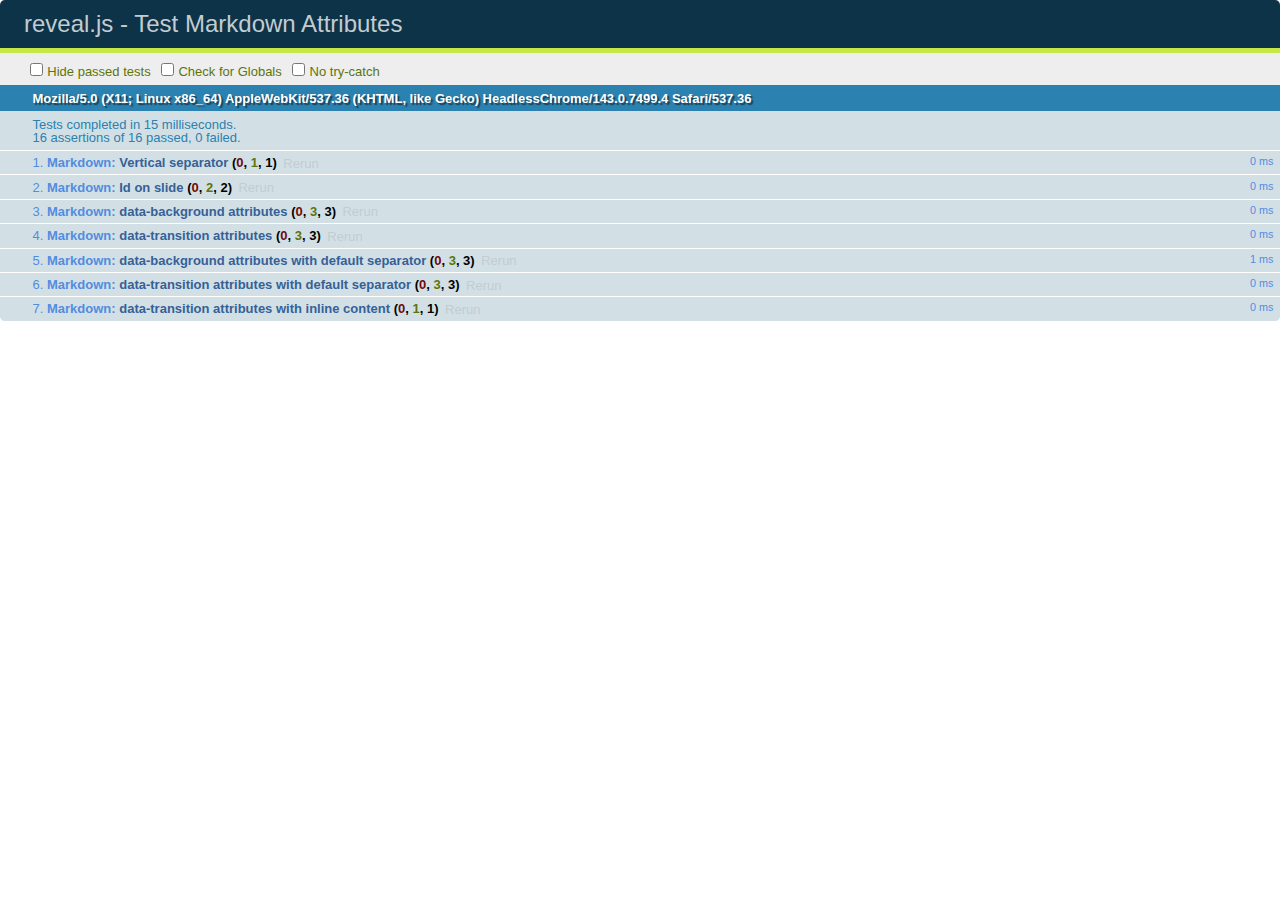
<file: frontend/test/test-markdown-slide-attributes.html>
<!doctype html>
<html lang="en">

	<head>
		<meta charset="utf-8">

		<title>reveal.js - Test Markdown Attributes</title>

		<link rel="stylesheet" href="../css/reveal.css">
		<link rel="stylesheet" href="qunit-1.12.0.css">
	</head>

	<body style="overflow: auto;">

		<div id="qunit"></div>
		<div id="qunit-fixture"></div>

		<div class="reveal" style="display: none;">

			<div class="slides">

				<!-- <section data-markdown="example.md" data-separator="^\n\n\n" data-separator-vertical="^\n\n"></section> -->

				<!-- Slides are separated by three lines, vertical slides by two lines, attributes are one any line starting with (spaces and) two dashes -->
				<section 	data-markdown data-separator="^\n\n\n"
									data-separator-vertical="^\n\n"
									data-separator-notes="^Note:"
									data-attributes="--\s(.*?)$"
									data-charset="utf-8">
					<script type="text/template">
						# Test attributes in Markdown
						## Slide 1



						## Slide 2
						<!-- -- id="slide2" data-transition="zoom" data-background="#A0C66B" -->


						## Slide 2.1
						<!-- -- data-background="#ff0000" data-transition="fade" -->


						## Slide 2.2
						[Link to Slide2](#/slide2)



						## Slide 3
						<!-- -- data-transition="zoom" data-background="#C6916B" -->



						## Slide 4
					</script>
				</section>

				<section 	data-markdown data-separator="^\n\n\n"
									data-separator-vertical="^\n\n"
									data-separator-notes="^Note:"
									data-charset="utf-8">
					<script type="text/template">
						# Test attributes in Markdown with default separator
						## Slide 1 Def



						## Slide 2 Def
						<!-- .slide: id="slide2def" data-transition="concave" data-background="#A7C66B" -->


						## Slide 2.1 Def
						<!-- .slide: data-background="#f70000" data-transition="page" -->


						## Slide 2.2 Def
						[Link to Slide2](#/slide2def)



						## Slide 3 Def
						<!-- .slide: data-transition="concave" data-background="#C7916B" -->



						## Slide 4
					</script>
				</section>

				<section data-markdown>
					<script type="text/template">
						<!-- .slide: data-background="#ff0000" -->
						## Hello world
					</script>
				</section>

				<section data-markdown>
					<script type="text/template">
						## Hello world
						<!-- .slide: data-background="#ff0000" -->
					</script>
				</section>

				<section data-markdown>
					<script type="text/template">
						## Hello world

						Test
						<!-- .slide: data-background="#ff0000" -->

						More Test
					</script>
				</section>

			</div>

		</div>

		<script src="../lib/js/head.min.js"></script>
		<script src="../js/reveal.js"></script>
		<script src="../plugin/markdown/marked.js"></script>
		<script src="../plugin/markdown/markdown.js"></script>
		<script src="qunit-1.12.0.js"></script>

		<script src="test-markdown-slide-attributes.js"></script>

	</body>
</html>
</file>
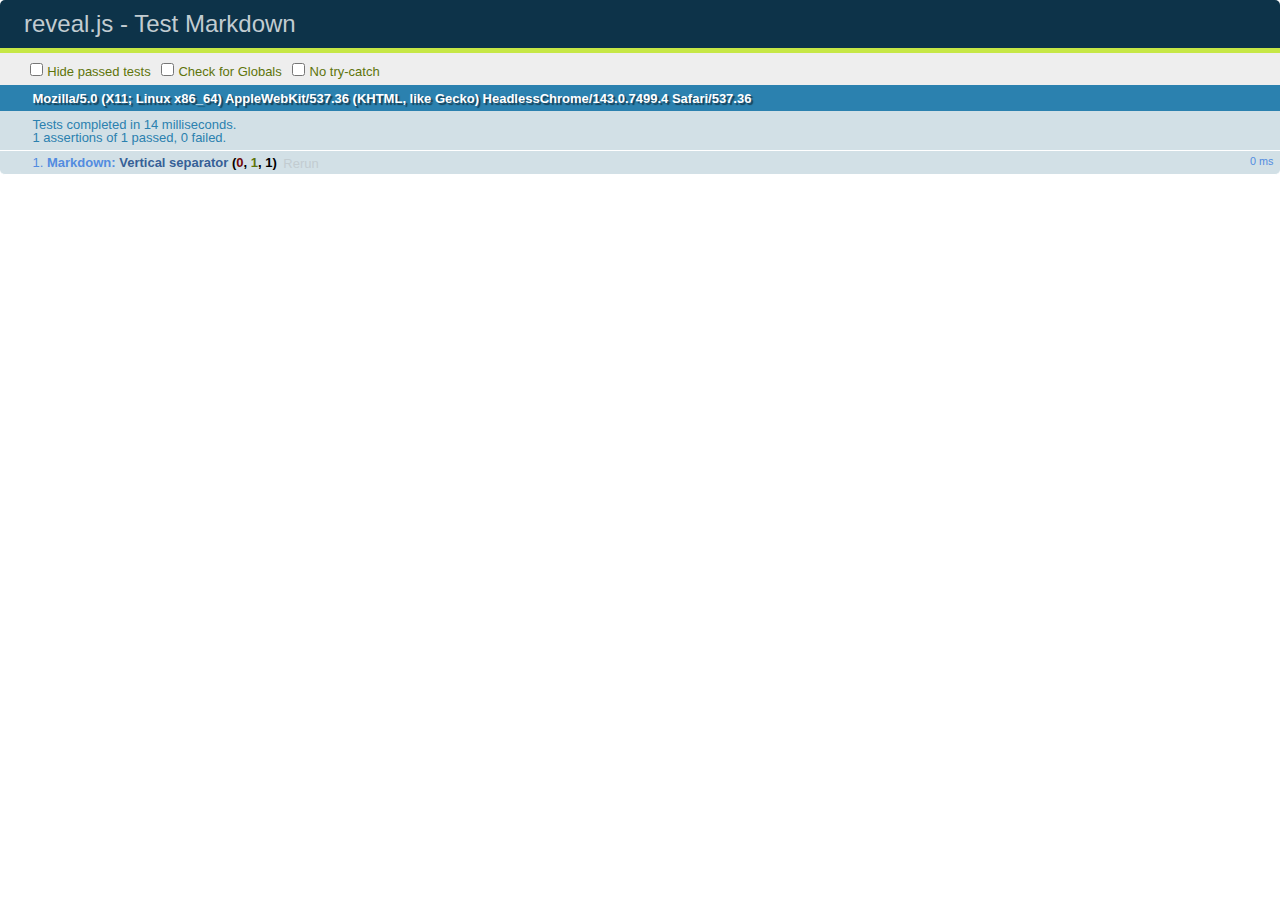
<file: frontend/test/test-markdown.html>
<!doctype html>
<html lang="en">

	<head>
		<meta charset="utf-8">

		<title>reveal.js - Test Markdown</title>

		<link rel="stylesheet" href="../css/reveal.css">
		<link rel="stylesheet" href="qunit-1.12.0.css">
	</head>

	<body style="overflow: auto;">

		<div id="qunit"></div>
  		<div id="qunit-fixture"></div>

		<div class="reveal" style="display: none;">

			<div class="slides">

				<!-- <section data-markdown="example.md" data-separator="^\n\n\n" data-separator-vertical="^\n\n"></section> -->

				<!-- Slides are separated by newline + three dashes + newline, vertical slides identical but two dashes -->
				<section data-markdown data-separator="^\n---\n$" data-separator-vertical="^\n--\n$">
					<script type="text/template">
						## Slide 1.1

						--

						## Slide 1.2

						---

						## Slide 2
					</script>
				</section>

			</div>

		</div>

		<script src="../lib/js/head.min.js"></script>
		<script src="../js/reveal.js"></script>
		<script src="../plugin/markdown/marked.js"></script>
		<script src="../plugin/markdown/markdown.js"></script>
		<script src="qunit-1.12.0.js"></script>

		<script src="test-markdown.js"></script>

	</body>
</html>
</file>
<file: frontend/css/theme/black.css>
/**
 * Black theme for reveal.js. This is the opposite of the 'white' theme.
 *
 * By Hakim El Hattab, http://hakim.se
 */
@import url(../../lib/font/source-sans-pro/source-sans-pro.css);
section.has-light-background, section.has-light-background h1, section.has-light-background h2, section.has-light-background h3, section.has-light-background h4, section.has-light-background h5, section.has-light-background h6 {
  color: #222; }

/*********************************************
 * GLOBAL STYLES
 *********************************************/
body {
  background: #222;
  background-color: #222; }

.reveal {
  font-family: "Source Sans Pro", Helvetica, sans-serif;
  font-size: 38px;
  font-weight: normal;
  color: #fff; }

::selection {
  color: #fff;
  background: #bee4fd;
  text-shadow: none; }

.reveal .slides > section,
.reveal .slides > section > section {
  line-height: 1.3;
  font-weight: inherit; }

/*********************************************
 * HEADERS
 *********************************************/
.reveal h1,
.reveal h2,
.reveal h3,
.reveal h4,
.reveal h5,
.reveal h6 {
  margin: 0 0 20px 0;
  color: #fff;
  font-family: "Source Sans Pro", Helvetica, sans-serif;
  font-weight: 600;
  line-height: 1.2;
  letter-spacing: normal;
  text-transform: uppercase;
  text-shadow: none;
  word-wrap: break-word; }

.reveal h1 {
  font-size: 2.5em; }

.reveal h2 {
  font-size: 1.6em; }

.reveal h3 {
  font-size: 1.3em; }

.reveal h4 {
  font-size: 1em; }

.reveal h1 {
  text-shadow: none; }

/*********************************************
 * OTHER
 *********************************************/
.reveal p {
  margin: 20px 0;
  line-height: 1.3; }

/* Ensure certain elements are never larger than the slide itself */
.reveal img,
.reveal video,
.reveal iframe {
  max-width: 95%;
  max-height: 95%; }

.reveal strong,
.reveal b {
  font-weight: bold; }

.reveal em {
  font-style: italic; }

.reveal ol,
.reveal dl,
.reveal ul {
  display: inline-block;
  text-align: left;
  margin: 0 0 0 1em; }

.reveal ol {
  list-style-type: decimal; }

.reveal ul {
  list-style-type: disc; }

.reveal ul ul {
  list-style-type: square; }

.reveal ul ul ul {
  list-style-type: circle; }

.reveal ul ul,
.reveal ul ol,
.reveal ol ol,
.reveal ol ul {
  display: block;
  margin-left: 40px; }

.reveal dt {
  font-weight: bold; }

.reveal dd {
  margin-left: 40px; }

.reveal q,
.reveal blockquote {
  quotes: none; }

.reveal blockquote {
  display: block;
  position: relative;
  width: 70%;
  margin: 20px auto;
  padding: 5px;
  font-style: italic;
  background: rgba(255, 255, 255, 0.05);
  box-shadow: 0px 0px 2px rgba(0, 0, 0, 0.2); }

.reveal blockquote p:first-child,
.reveal blockquote p:last-child {
  display: inline-block; }

.reveal q {
  font-style: italic; }

.reveal pre {
  display: block;
  position: relative;
  width: 90%;
  margin: 20px auto;
  text-align: left;
  font-size: 0.55em;
  font-family: monospace;
  line-height: 1.2em;
  word-wrap: break-word;
  box-shadow: 0px 0px 6px rgba(0, 0, 0, 0.3); }

.reveal code {
  font-family: monospace; }

.reveal pre code {
  display: block;
  padding: 5px;
  overflow: auto;
  max-height: 400px;
  word-wrap: normal; }

.reveal table {
  margin: auto;
  border-collapse: collapse;
  border-spacing: 0; }

.reveal table th {
  font-weight: bold; }

.reveal table th,
.reveal table td {
  text-align: left;
  padding: 0.2em 0.5em 0.2em 0.5em;
  border-bottom: 1px solid; }

.reveal table th[align="center"],
.reveal table td[align="center"] {
  text-align: center; }

.reveal table th[align="right"],
.reveal table td[align="right"] {
  text-align: right; }

.reveal table tbody tr:last-child th,
.reveal table tbody tr:last-child td {
  border-bottom: none; }

.reveal sup {
  vertical-align: super; }

.reveal sub {
  vertical-align: sub; }

.reveal small {
  display: inline-block;
  font-size: 0.6em;
  line-height: 1.2em;
  vertical-align: top; }

.reveal small * {
  vertical-align: top; }

/*********************************************
 * LINKS
 *********************************************/
.reveal a {
  color: #42affa;
  text-decoration: none;
  -webkit-transition: color .15s ease;
  -moz-transition: color .15s ease;
  transition: color .15s ease; }

.reveal a:hover {
  color: #8dcffc;
  text-shadow: none;
  border: none; }

.reveal .roll span:after {
  color: #fff;
  background: #068de9; }

/*********************************************
 * IMAGES
 *********************************************/
.reveal section img {
  margin: 15px 0px;
  background: rgba(255, 255, 255, 0.12);
  border: 4px solid #fff;
  box-shadow: 0 0 10px rgba(0, 0, 0, 0.15); }

.reveal section img.plain {
  border: 0;
  box-shadow: none; }

.reveal a img {
  -webkit-transition: all .15s linear;
  -moz-transition: all .15s linear;
  transition: all .15s linear; }

.reveal a:hover img {
  background: rgba(255, 255, 255, 0.2);
  border-color: #42affa;
  box-shadow: 0 0 20px rgba(0, 0, 0, 0.55); }

/*********************************************
 * NAVIGATION CONTROLS
 *********************************************/
.reveal .controls .navigate-left,
.reveal .controls .navigate-left.enabled {
  border-right-color: #42affa; }

.reveal .controls .navigate-right,
.reveal .controls .navigate-right.enabled {
  border-left-color: #42affa; }

.reveal .controls .navigate-up,
.reveal .controls .navigate-up.enabled {
  border-bottom-color: #42affa; }

.reveal .controls .navigate-down,
.reveal .controls .navigate-down.enabled {
  border-top-color: #42affa; }

.reveal .controls .navigate-left.enabled:hover {
  border-right-color: #8dcffc; }

.reveal .controls .navigate-right.enabled:hover {
  border-left-color: #8dcffc; }

.reveal .controls .navigate-up.enabled:hover {
  border-bottom-color: #8dcffc; }

.reveal .controls .navigate-down.enabled:hover {
  border-top-color: #8dcffc; }

/*********************************************
 * PROGRESS BAR
 *********************************************/
.reveal .progress {
  background: rgba(0, 0, 0, 0.2); }

.reveal .progress span {
  background: #42affa;
  -webkit-transition: width 800ms cubic-bezier(0.26, 0.86, 0.44, 0.985);
  -moz-transition: width 800ms cubic-bezier(0.26, 0.86, 0.44, 0.985);
  transition: width 800ms cubic-bezier(0.26, 0.86, 0.44, 0.985); }
</file>
<file: frontend/lib/css/zenburn.css>
/*

Zenburn style from voldmar.ru (c) Vladimir Epifanov <voldmar@voldmar.ru>
based on dark.css by Ivan Sagalaev

*/

.hljs {
  display: block;
  overflow-x: auto;
  padding: 0.5em;
  background: #3f3f3f;
  color: #dcdcdc;
}

.hljs-keyword,
.hljs-selector-tag,
.hljs-tag {
  color: #e3ceab;
}

.hljs-template-tag {
  color: #dcdcdc;
}

.hljs-number {
  color: #8cd0d3;
}

.hljs-variable,
.hljs-template-variable,
.hljs-attribute {
  color: #efdcbc;
}

.hljs-literal {
  color: #efefaf;
}

.hljs-subst {
  color: #8f8f8f;
}

.hljs-title,
.hljs-name,
.hljs-selector-id,
.hljs-selector-class,
.hljs-section,
.hljs-type {
  color: #efef8f;
}

.hljs-symbol,
.hljs-bullet,
.hljs-link {
  color: #dca3a3;
}

.hljs-deletion,
.hljs-string,
.hljs-built_in,
.hljs-builtin-name {
  color: #cc9393;
}

.hljs-addition,
.hljs-comment,
.hljs-quote,
.hljs-meta {
  color: #7f9f7f;
}


.hljs-emphasis {
  font-style: italic;
}

.hljs-strong {
  font-weight: bold;
}
</file>
<file: frontend/css/original.css>
/*
#2B803E
#437983
#D49E6A
#D4746A
*/

body, .reveal h1, .reveal h2, .reveal h3, .reveal h4, .reveal h5, .reveal h6 {
	font-family: "ヒラギノ角ゴ Pro W3", "Hiragino Kaku Gothic Pro", sans-serif;
	text-transform: none;
	color: #FFF;
	font-size: 20px;
	line-height: 1.6;
}

.reveal .slides {
	border-left: solid 20px #222;
	border-right: solid 20px #222;
}

.reveal .slides section {
	padding: 10px 0;
	font-size: 22px;
}

.reveal h1 {
	font-size: 36px;
}

.reveal h2 {
	font-size: 32px;
}

.reveal h3 {
	font-size: 28px;
}

.reveal h4 {
	font-size: 24px;
}

.reveal ul {
	display: block;
}

.reveal p, .reveal ul > li, .reveal ol > li {
	font-size: 22px;
}

.reveal p.refLink {
	text-align: right;
	font-size: 16px;
}

.reveal a {
	color: #D4746A;
}

.reveal a:hover {
	color: #D4746A;
	text-decoration: underline;
}

.reveal small {
	display: inline-block;
	vertical-align: middle;
}

.reveal section img {
	margin: 5px 0;
	border: 0;
}

.reveal .controls .navigate-left, .reveal .controls .navigate-left.enabled {
	border-right-color: #437983;
}

.reveal .controls .navigate-right, .reveal .controls .navigate-right.enabled {
	border-left-color: #437983;
}

.reveal .controls .navigate-up, .reveal .controls .navigate-up.enabled {
	border-bottom-color: #437983;
}

.reveal .controls .navigate-down, .reveal .controls .navigate-down.enabled {
	border-top-color: #437983;
}


.mt10 {
	margin-top: 10px !important;
}

.mt20 {
	margin-top: 20px !important;
}

.mt30 {
	margin-top: 30px !important;
}

.mt50 {
	margin-top: 50px !important;
}


.fa {
	color: #D49E6A;
	font-size: 1.5em;
}

strong {
	color: #AA7039;
}


.reveal h1.pageHeader {
	display: block;
	padding: 5px 10px;
	background: #2B803E;
	color: #FFF;
	text-align: left;
	box-sizing: border-box;
}

.reveal h1.pageHeader.pageHeader-if {
	background: #437983;
}


span.p2_place {
	display: inline-block;
	text-align: center;
	vertical-align: top;
}

.p2_place + .fa {
	display: inline-block;
	vertical-align: top;
}

.clearfix:before, .clearfix:after {
	content: "";
	display: table;
}

.clearfix:after {
	clear: both;
}

.colLeft {
	width: 35%;
	float: left;
}

.colRight {
	width: 60%;
	float: right;
}
</file>
<file: graph-data/css/theme/white.css>
/**
 * White theme for reveal.js. This is the opposite of the 'black' theme.
 *
 * By Hakim El Hattab, http://hakim.se
 */
@import url(../../lib/font/source-sans-pro/source-sans-pro.css);
section.has-dark-background, section.has-dark-background h1, section.has-dark-background h2, section.has-dark-background h3, section.has-dark-background h4, section.has-dark-background h5, section.has-dark-background h6 {
  color: #fff; }

/*********************************************
 * GLOBAL STYLES
 *********************************************/
body {
  background: #fff;
  background-color: #fff; }

.reveal {
  font-family: "Source Sans Pro", Helvetica, sans-serif;
  font-size: 38px;
  font-weight: normal;
  color: #222; }

::selection {
  color: #fff;
  background: #98bdef;
  text-shadow: none; }

.reveal .slides > section,
.reveal .slides > section > section {
  line-height: 1.3;
  font-weight: inherit; }

/*********************************************
 * HEADERS
 *********************************************/
.reveal h1,
.reveal h2,
.reveal h3,
.reveal h4,
.reveal h5,
.reveal h6 {
  margin: 0 0 20px 0;
  color: #222;
  font-family: "Source Sans Pro", Helvetica, sans-serif;
  font-weight: 600;
  line-height: 1.2;
  letter-spacing: normal;
  text-transform: uppercase;
  text-shadow: none;
  word-wrap: break-word; }

.reveal h1 {
  font-size: 2.5em; }

.reveal h2 {
  font-size: 1.6em; }

.reveal h3 {
  font-size: 1.3em; }

.reveal h4 {
  font-size: 1em; }

.reveal h1 {
  text-shadow: none; }

/*********************************************
 * OTHER
 *********************************************/
.reveal p {
  margin: 20px 0;
  line-height: 1.3; }

/* Ensure certain elements are never larger than the slide itself */
.reveal img,
.reveal video,
.reveal iframe {
  max-width: 95%;
  max-height: 95%; }

.reveal strong,
.reveal b {
  font-weight: bold; }

.reveal em {
  font-style: italic; }

.reveal ol,
.reveal dl,
.reveal ul {
  display: inline-block;
  text-align: left;
  margin: 0 0 0 1em; }

.reveal ol {
  list-style-type: decimal; }

.reveal ul {
  list-style-type: disc; }

.reveal ul ul {
  list-style-type: square; }

.reveal ul ul ul {
  list-style-type: circle; }

.reveal ul ul,
.reveal ul ol,
.reveal ol ol,
.reveal ol ul {
  display: block;
  margin-left: 40px; }

.reveal dt {
  font-weight: bold; }

.reveal dd {
  margin-left: 40px; }

.reveal q,
.reveal blockquote {
  quotes: none; }

.reveal blockquote {
  display: block;
  position: relative;
  width: 70%;
  margin: 20px auto;
  padding: 5px;
  font-style: italic;
  background: rgba(255, 255, 255, 0.05);
  box-shadow: 0px 0px 2px rgba(0, 0, 0, 0.2); }

.reveal blockquote p:first-child,
.reveal blockquote p:last-child {
  display: inline-block; }

.reveal q {
  font-style: italic; }

.reveal pre {
  display: block;
  position: relative;
  width: 90%;
  margin: 20px auto;
  text-align: left;
  font-size: 0.55em;
  font-family: monospace;
  line-height: 1.2em;
  word-wrap: break-word;
  box-shadow: 0px 0px 6px rgba(0, 0, 0, 0.3); }

.reveal code {
  font-family: monospace; }

.reveal pre code {
  display: block;
  padding: 5px;
  overflow: auto;
  max-height: 400px;
  word-wrap: normal; }

.reveal table {
  margin: auto;
  border-collapse: collapse;
  border-spacing: 0; }

.reveal table th {
  font-weight: bold; }

.reveal table th,
.reveal table td {
  text-align: left;
  padding: 0.2em 0.5em 0.2em 0.5em;
  border-bottom: 1px solid; }

.reveal table th[align="center"],
.reveal table td[align="center"] {
  text-align: center; }

.reveal table th[align="right"],
.reveal table td[align="right"] {
  text-align: right; }

.reveal table tbody tr:last-child th,
.reveal table tbody tr:last-child td {
  border-bottom: none; }

.reveal sup {
  vertical-align: super; }

.reveal sub {
  vertical-align: sub; }

.reveal small {
  display: inline-block;
  font-size: 0.6em;
  line-height: 1.2em;
  vertical-align: top; }

.reveal small * {
  vertical-align: top; }

/*********************************************
 * LINKS
 *********************************************/
.reveal a {
  color: #2a76dd;
  text-decoration: none;
  -webkit-transition: color .15s ease;
  -moz-transition: color .15s ease;
  transition: color .15s ease; }

.reveal a:hover {
  color: #6ca0e8;
  text-shadow: none;
  border: none; }

.reveal .roll span:after {
  color: #fff;
  background: #1a53a1; }

/*********************************************
 * IMAGES
 *********************************************/
.reveal section img {
  margin: 15px 0px;
  background: rgba(255, 255, 255, 0.12);
  border: 4px solid #222;
  box-shadow: 0 0 10px rgba(0, 0, 0, 0.15); }

.reveal section img.plain {
  border: 0;
  box-shadow: none; }

.reveal a img {
  -webkit-transition: all .15s linear;
  -moz-transition: all .15s linear;
  transition: all .15s linear; }

.reveal a:hover img {
  background: rgba(255, 255, 255, 0.2);
  border-color: #2a76dd;
  box-shadow: 0 0 20px rgba(0, 0, 0, 0.55); }

/*********************************************
 * NAVIGATION CONTROLS
 *********************************************/
.reveal .controls .navigate-left,
.reveal .controls .navigate-left.enabled {
  border-right-color: #2a76dd; }

.reveal .controls .navigate-right,
.reveal .controls .navigate-right.enabled {
  border-left-color: #2a76dd; }

.reveal .controls .navigate-up,
.reveal .controls .navigate-up.enabled {
  border-bottom-color: #2a76dd; }

.reveal .controls .navigate-down,
.reveal .controls .navigate-down.enabled {
  border-top-color: #2a76dd; }

.reveal .controls .navigate-left.enabled:hover {
  border-right-color: #6ca0e8; }

.reveal .controls .navigate-right.enabled:hover {
  border-left-color: #6ca0e8; }

.reveal .controls .navigate-up.enabled:hover {
  border-bottom-color: #6ca0e8; }

.reveal .controls .navigate-down.enabled:hover {
  border-top-color: #6ca0e8; }

/*********************************************
 * PROGRESS BAR
 *********************************************/
.reveal .progress {
  background: rgba(0, 0, 0, 0.2); }

.reveal .progress span {
  background: #2a76dd;
  -webkit-transition: width 800ms cubic-bezier(0.26, 0.86, 0.44, 0.985);
  -moz-transition: width 800ms cubic-bezier(0.26, 0.86, 0.44, 0.985);
  transition: width 800ms cubic-bezier(0.26, 0.86, 0.44, 0.985); }
</file>
<file: graph-data/lib/css/zenburn.css>
/*

Zenburn style from voldmar.ru (c) Vladimir Epifanov <voldmar@voldmar.ru>
based on dark.css by Ivan Sagalaev

*/

.hljs {
  display: block;
  overflow-x: auto;
  padding: 0.5em;
  background: #3f3f3f;
  color: #dcdcdc;
}

.hljs-keyword,
.hljs-selector-tag,
.hljs-tag {
  color: #e3ceab;
}

.hljs-template-tag {
  color: #dcdcdc;
}

.hljs-number {
  color: #8cd0d3;
}

.hljs-variable,
.hljs-template-variable,
.hljs-attribute {
  color: #efdcbc;
}

.hljs-literal {
  color: #efefaf;
}

.hljs-subst {
  color: #8f8f8f;
}

.hljs-title,
.hljs-name,
.hljs-selector-id,
.hljs-selector-class,
.hljs-section,
.hljs-type {
  color: #efef8f;
}

.hljs-symbol,
.hljs-bullet,
.hljs-link {
  color: #dca3a3;
}

.hljs-deletion,
.hljs-string,
.hljs-built_in,
.hljs-builtin-name {
  color: #cc9393;
}

.hljs-addition,
.hljs-comment,
.hljs-quote,
.hljs-meta {
  color: #7f9f7f;
}


.hljs-emphasis {
  font-style: italic;
}

.hljs-strong {
  font-weight: bold;
}
</file>
<file: graph-data/css/original.css>
body, .reveal h1, .reveal h2, .reveal h3, .reveal h4, .reveal h5, .reveal h6 {
	font-family: "ヒラギノ角ゴ Pro W3", "Hiragino Kaku Gothic Pro", sans-serif;
	text-transform: none;
	color: #444;
	font-size: 20px;
	line-height: 1.6;
}

.reveal .slides {
	border-left: solid 20px #FFF;
	border-right: solid 20px #FFF;
}

.reveal .slides section {
	padding: 10px 0;
	font-size: 22px;
}

.reveal h1 {
	color: #42847D;
	font-size: 36px;
}

.reveal h2 {
	color: #42847D;
	font-size: 32px;
}

.reveal h3 {
	color: #42847D;
	font-size: 28px;
}

.reveal h4 {
	color: #42847D;
	font-size: 24px;
}

.reveal ul {
	display: block;
}

.reveal p, .reveal ul > li, .reveal ol > li {
	font-size: 22px;
}

.reveal p.refLink {
	text-align: right;
	font-size: 16px;
}

.reveal a {
	color: #CF686F;
}

.reveal a:hover {
	color: #CF686F;
	text-decoration: underline;
}

.reveal small {
	display: inline-block;
	vertical-align: middle;
}

.reveal section img {
	margin: 5px 0;
	border: 0;
}

.reveal .controls .navigate-left, .reveal .controls .navigate-left.enabled {
	border-right-color: #6A9E99;
}

.reveal .controls .navigate-right, .reveal .controls .navigate-right.enabled {
	border-left-color: #6A9E99;
}

.reveal .controls .navigate-up, .reveal .controls .navigate-up.enabled {
	border-bottom-color: #6A9E99;
}

.reveal .controls .navigate-down, .reveal .controls .navigate-down.enabled {
	border-top-color: #6A9E99;
}


.mt10 {
	margin-top: 10px !important;
}

.mt20 {
	margin-top: 20px !important;
}

.mt30 {
	margin-top: 30px !important;
}

.mt50 {
	margin-top: 50px !important;
}


.fa {
	color: #D4AF6A;
	font-size: 1.5em;
}

strong {
	color: #CF686F;
}

hr {
	border: 0;
	border-top: solid 1px #6A9E99;
}

pre > code, pre > code * {
	font-family: Consolas, Monaco, 'Courier New', Courier, monospace !important;
}

.pageBlock {
	position: relative;
	height: 100%;
}

section.pageBlock.pageBlock-first {
	background: url(../images/bg.svg) no-repeat bottom right;
}

.midBlock {
	display: block;
	position: absolute;
	width: 100%;
	top: 50%;
	transform: translateY(-55%);
}

.reveal h1.slideTitle, .reveal h4.slideTitle {
	color: #777;
}

.reveal h1.pageHeader {
	display: block;
	padding: 5px 10px;
	background: #42847D;
	color: #FFF;
	text-align: left;
	box-sizing: border-box;
}

.reveal h1.sectionTitle {
	font-size: 60px;
	color: #777;
}

.reveal pre code {
	max-height: 100%;
}

.reveal ul.lgList > li {
	font-size: 30px;
	line-height: 2.5;
}


span.p2_place {
	display: inline-block;
	text-align: center;
	vertical-align: top;
}

.p2_place + .fa {
	display: inline-block;
	vertical-align: top;
}

.clearfix:before, .clearfix:after {
	content: "";
	display: table;
}

.clearfix:after {
	clear: both;
}

.colLeft {
	width: 45%;
	float: left;
}

.colRight {
	width: 45%;
	float: right;
}

.demoDataTable {
	width: 500px;
	table-layout: fixed;
	box-shadow: 0 0 3px 0 rgba(0, 0, 0, .3);
}

.demoDataTable tr > th, .demoDataTable tr > td {
	border: solid 1px #AAA;
}

.demoDataTable tr:last-child > td {
	text-align: center;
}
</file>
<file: introduction-of-electron/css/theme/black.css>
/**
 * Black theme for reveal.js. This is the opposite of the 'white' theme.
 *
 * Copyright (C) 2015 Hakim El Hattab, http://hakim.se
 */
@import url(../../lib/font/source-sans-pro/source-sans-pro.css);
section.has-light-background, section.has-light-background h1, section.has-light-background h2, section.has-light-background h3, section.has-light-background h4, section.has-light-background h5, section.has-light-background h6 {
  color: #222; }

/*********************************************
 * GLOBAL STYLES
 *********************************************/
body {
  background: #222;
  background-color: #222; }

.reveal {
  font-family: "Source Sans Pro", Helvetica, sans-serif;
  font-size: 38px;
  font-weight: normal;
  color: #fff; }

::selection {
  color: #fff;
  background: #bee4fd;
  text-shadow: none; }

.reveal .slides > section,
.reveal .slides > section > section {
  line-height: 1.3;
  font-weight: inherit; }

/*********************************************
 * HEADERS
 *********************************************/
.reveal h1,
.reveal h2,
.reveal h3,
.reveal h4,
.reveal h5,
.reveal h6 {
  margin: 0 0 20px 0;
  color: #fff;
  font-family: "Source Sans Pro", Helvetica, sans-serif;
  font-weight: 600;
  line-height: 1.2;
  letter-spacing: normal;
  text-transform: uppercase;
  text-shadow: none;
  word-wrap: break-word; }

.reveal h1 {
  font-size: 2.5em; }

.reveal h2 {
  font-size: 1.6em; }

.reveal h3 {
  font-size: 1.3em; }

.reveal h4 {
  font-size: 1em; }

.reveal h1 {
  text-shadow: none; }

/*********************************************
 * OTHER
 *********************************************/
.reveal p {
  margin: 20px 0;
  line-height: 1.3; }

/* Ensure certain elements are never larger than the slide itself */
.reveal img,
.reveal video,
.reveal iframe {
  max-width: 95%;
  max-height: 95%; }

.reveal strong,
.reveal b {
  font-weight: bold; }

.reveal em {
  font-style: italic; }

.reveal ol,
.reveal dl,
.reveal ul {
  display: inline-block;
  text-align: left;
  margin: 0 0 0 1em; }

.reveal ol {
  list-style-type: decimal; }

.reveal ul {
  list-style-type: disc; }

.reveal ul ul {
  list-style-type: square; }

.reveal ul ul ul {
  list-style-type: circle; }

.reveal ul ul,
.reveal ul ol,
.reveal ol ol,
.reveal ol ul {
  display: block;
  margin-left: 40px; }

.reveal dt {
  font-weight: bold; }

.reveal dd {
  margin-left: 40px; }

.reveal q,
.reveal blockquote {
  quotes: none; }

.reveal blockquote {
  display: block;
  position: relative;
  width: 70%;
  margin: 20px auto;
  padding: 5px;
  font-style: italic;
  background: rgba(255, 255, 255, 0.05);
  box-shadow: 0px 0px 2px rgba(0, 0, 0, 0.2); }

.reveal blockquote p:first-child,
.reveal blockquote p:last-child {
  display: inline-block; }

.reveal q {
  font-style: italic; }

.reveal pre {
  display: block;
  position: relative;
  width: 90%;
  margin: 20px auto;
  text-align: left;
  font-size: 0.55em;
  font-family: monospace;
  line-height: 1.2em;
  word-wrap: break-word;
  box-shadow: 0px 0px 6px rgba(0, 0, 0, 0.3); }

.reveal code {
  font-family: monospace; }

.reveal pre code {
  display: block;
  padding: 5px;
  overflow: auto;
  max-height: 400px;
  word-wrap: normal; }

.reveal table {
  margin: auto;
  border-collapse: collapse;
  border-spacing: 0; }

.reveal table th {
  font-weight: bold; }

.reveal table th,
.reveal table td {
  text-align: left;
  padding: 0.2em 0.5em 0.2em 0.5em;
  border-bottom: 1px solid; }

.reveal table th[align="center"],
.reveal table td[align="center"] {
  text-align: center; }

.reveal table th[align="right"],
.reveal table td[align="right"] {
  text-align: right; }

.reveal table tr:last-child td {
  border-bottom: none; }

.reveal sup {
  vertical-align: super; }

.reveal sub {
  vertical-align: sub; }

.reveal small {
  display: inline-block;
  font-size: 0.6em;
  line-height: 1.2em;
  vertical-align: top; }

.reveal small * {
  vertical-align: top; }

/*********************************************
 * LINKS
 *********************************************/
.reveal a {
  color: #42affa;
  text-decoration: none;
  -webkit-transition: color 0.15s ease;
  -moz-transition: color 0.15s ease;
  transition: color 0.15s ease; }

.reveal a:hover {
  color: #8dcffc;
  text-shadow: none;
  border: none; }

.reveal .roll span:after {
  color: #fff;
  background: #068de9; }

/*********************************************
 * IMAGES
 *********************************************/
.reveal section img {
  margin: 15px 0px;
  background: rgba(255, 255, 255, 0.12);
  border: 4px solid #fff;
  box-shadow: 0 0 10px rgba(0, 0, 0, 0.15); }

.reveal section img.plain {
  border: 0;
  box-shadow: none; }

.reveal a img {
  -webkit-transition: all 0.15s linear;
  -moz-transition: all 0.15s linear;
  transition: all 0.15s linear; }

.reveal a:hover img {
  background: rgba(255, 255, 255, 0.2);
  border-color: #42affa;
  box-shadow: 0 0 20px rgba(0, 0, 0, 0.55); }

/*********************************************
 * NAVIGATION CONTROLS
 *********************************************/
.reveal .controls .navigate-left,
.reveal .controls .navigate-left.enabled {
  border-right-color: #42affa; }

.reveal .controls .navigate-right,
.reveal .controls .navigate-right.enabled {
  border-left-color: #42affa; }

.reveal .controls .navigate-up,
.reveal .controls .navigate-up.enabled {
  border-bottom-color: #42affa; }

.reveal .controls .navigate-down,
.reveal .controls .navigate-down.enabled {
  border-top-color: #42affa; }

.reveal .controls .navigate-left.enabled:hover {
  border-right-color: #8dcffc; }

.reveal .controls .navigate-right.enabled:hover {
  border-left-color: #8dcffc; }

.reveal .controls .navigate-up.enabled:hover {
  border-bottom-color: #8dcffc; }

.reveal .controls .navigate-down.enabled:hover {
  border-top-color: #8dcffc; }

/*********************************************
 * PROGRESS BAR
 *********************************************/
.reveal .progress {
  background: rgba(0, 0, 0, 0.2); }

.reveal .progress span {
  background: #42affa;
  -webkit-transition: width 800ms cubic-bezier(0.26, 0.86, 0.44, 0.985);
  -moz-transition: width 800ms cubic-bezier(0.26, 0.86, 0.44, 0.985);
  transition: width 800ms cubic-bezier(0.26, 0.86, 0.44, 0.985); }
</file>
<file: introduction-of-electron/lib/css/zenburn.css>
/*
Zenburn style from voldmar.ru (c) Vladimir Epifanov <voldmar@voldmar.ru>
based on dark.css by Ivan Sagalaev
*/

.hljs {
  display: block;
  overflow-x: auto;
  padding: 0.5em;
  background: #3f3f3f;
  color: #dcdcdc;
  -webkit-text-size-adjust: none;
}

.hljs-keyword,
.hljs-tag,
.css .hljs-class,
.css .hljs-id,
.lisp .hljs-title,
.nginx .hljs-title,
.hljs-request,
.hljs-status,
.clojure .hljs-attribute {
  color: #e3ceab;
}

.django .hljs-template_tag,
.django .hljs-variable,
.django .hljs-filter .hljs-argument {
  color: #dcdcdc;
}

.hljs-number,
.hljs-date {
  color: #8cd0d3;
}

.dos .hljs-envvar,
.dos .hljs-stream,
.hljs-variable,
.apache .hljs-sqbracket,
.hljs-name {
  color: #efdcbc;
}

.dos .hljs-flow,
.diff .hljs-change,
.python .exception,
.python .hljs-built_in,
.hljs-literal,
.tex .hljs-special {
  color: #efefaf;
}

.diff .hljs-chunk,
.hljs-subst {
  color: #8f8f8f;
}

.dos .hljs-keyword,
.hljs-decorator,
.hljs-title,
.hljs-type,
.diff .hljs-header,
.ruby .hljs-class .hljs-parent,
.apache .hljs-tag,
.nginx .hljs-built_in,
.tex .hljs-command,
.hljs-prompt {
  color: #efef8f;
}

.dos .hljs-winutils,
.ruby .hljs-symbol,
.ruby .hljs-symbol .hljs-string,
.ruby .hljs-string {
  color: #dca3a3;
}

.diff .hljs-deletion,
.hljs-string,
.hljs-tag .hljs-value,
.hljs-preprocessor,
.hljs-pragma,
.hljs-built_in,
.smalltalk .hljs-class,
.smalltalk .hljs-localvars,
.smalltalk .hljs-array,
.css .hljs-rule .hljs-value,
.hljs-attr_selector,
.hljs-pseudo,
.apache .hljs-cbracket,
.tex .hljs-formula,
.coffeescript .hljs-attribute {
  color: #cc9393;
}

.hljs-shebang,
.diff .hljs-addition,
.hljs-comment,
.hljs-annotation,
.hljs-pi,
.hljs-doctype {
  color: #7f9f7f;
}

.coffeescript .javascript,
.javascript .xml,
.tex .hljs-formula,
.xml .javascript,
.xml .vbscript,
.xml .css,
.xml .hljs-cdata {
  opacity: 0.5;
}
</file>
<file: introduction-of-electron/css/original.css>
body, .reveal h1, .reveal h2, .reveal h3, .reveal h4, .reveal h5, .reveal h6 {
	font-family: 'ヒラギノ角ゴ Pro W3','Hiragino Kaku Gothic Pro',sans-serif;
}

.reveal section img {
	border: 0;
}

.reveal div.p7_block {
	margin: 50px 0 0;
}
</file>
<file: js-api/css/theme/white.css>
/**
 * White theme for reveal.js. This is the opposite of the 'black' theme.
 *
 * By Hakim El Hattab, http://hakim.se
 */
@import url(../../lib/font/source-sans-pro/source-sans-pro.css);
section.has-dark-background, section.has-dark-background h1, section.has-dark-background h2, section.has-dark-background h3, section.has-dark-background h4, section.has-dark-background h5, section.has-dark-background h6 {
  color: #fff; }

/*********************************************
 * GLOBAL STYLES
 *********************************************/
body {
  background: #fff;
  background-color: #fff; }

.reveal {
  font-family: "Source Sans Pro", Helvetica, sans-serif;
  font-size: 38px;
  font-weight: normal;
  color: #222; }

::selection {
  color: #fff;
  background: #98bdef;
  text-shadow: none; }

.reveal .slides > section,
.reveal .slides > section > section {
  line-height: 1.3;
  font-weight: inherit; }

/*********************************************
 * HEADERS
 *********************************************/
.reveal h1,
.reveal h2,
.reveal h3,
.reveal h4,
.reveal h5,
.reveal h6 {
  margin: 0 0 20px 0;
  color: #222;
  font-family: "Source Sans Pro", Helvetica, sans-serif;
  font-weight: 600;
  line-height: 1.2;
  letter-spacing: normal;
  text-transform: uppercase;
  text-shadow: none;
  word-wrap: break-word; }

.reveal h1 {
  font-size: 2.5em; }

.reveal h2 {
  font-size: 1.6em; }

.reveal h3 {
  font-size: 1.3em; }

.reveal h4 {
  font-size: 1em; }

.reveal h1 {
  text-shadow: none; }

/*********************************************
 * OTHER
 *********************************************/
.reveal p {
  margin: 20px 0;
  line-height: 1.3; }

/* Ensure certain elements are never larger than the slide itself */
.reveal img,
.reveal video,
.reveal iframe {
  max-width: 95%;
  max-height: 95%; }

.reveal strong,
.reveal b {
  font-weight: bold; }

.reveal em {
  font-style: italic; }

.reveal ol,
.reveal dl,
.reveal ul {
  display: inline-block;
  text-align: left;
  margin: 0 0 0 1em; }

.reveal ol {
  list-style-type: decimal; }

.reveal ul {
  list-style-type: disc; }

.reveal ul ul {
  list-style-type: square; }

.reveal ul ul ul {
  list-style-type: circle; }

.reveal ul ul,
.reveal ul ol,
.reveal ol ol,
.reveal ol ul {
  display: block;
  margin-left: 40px; }

.reveal dt {
  font-weight: bold; }

.reveal dd {
  margin-left: 40px; }

.reveal q,
.reveal blockquote {
  quotes: none; }

.reveal blockquote {
  display: block;
  position: relative;
  width: 70%;
  margin: 20px auto;
  padding: 5px;
  font-style: italic;
  background: rgba(255, 255, 255, 0.05);
  box-shadow: 0px 0px 2px rgba(0, 0, 0, 0.2); }

.reveal blockquote p:first-child,
.reveal blockquote p:last-child {
  display: inline-block; }

.reveal q {
  font-style: italic; }

.reveal pre {
  display: block;
  position: relative;
  width: 90%;
  margin: 20px auto;
  text-align: left;
  font-size: 0.55em;
  font-family: monospace;
  line-height: 1.2em;
  word-wrap: break-word;
  box-shadow: 0px 0px 6px rgba(0, 0, 0, 0.3); }

.reveal code {
  font-family: monospace; }

.reveal pre code {
  display: block;
  padding: 5px;
  overflow: auto;
  max-height: 400px;
  word-wrap: normal; }

.reveal table {
  margin: auto;
  border-collapse: collapse;
  border-spacing: 0; }

.reveal table th {
  font-weight: bold; }

.reveal table th,
.reveal table td {
  text-align: left;
  padding: 0.2em 0.5em 0.2em 0.5em;
  border-bottom: 1px solid; }

.reveal table th[align="center"],
.reveal table td[align="center"] {
  text-align: center; }

.reveal table th[align="right"],
.reveal table td[align="right"] {
  text-align: right; }

.reveal table tbody tr:last-child th,
.reveal table tbody tr:last-child td {
  border-bottom: none; }

.reveal sup {
  vertical-align: super; }

.reveal sub {
  vertical-align: sub; }

.reveal small {
  display: inline-block;
  font-size: 0.6em;
  line-height: 1.2em;
  vertical-align: top; }

.reveal small * {
  vertical-align: top; }

/*********************************************
 * LINKS
 *********************************************/
.reveal a {
  color: #2a76dd;
  text-decoration: none;
  -webkit-transition: color .15s ease;
  -moz-transition: color .15s ease;
  transition: color .15s ease; }

.reveal a:hover {
  color: #6ca0e8;
  text-shadow: none;
  border: none; }

.reveal .roll span:after {
  color: #fff;
  background: #1a53a1; }

/*********************************************
 * IMAGES
 *********************************************/
.reveal section img {
  margin: 15px 0px;
  background: rgba(255, 255, 255, 0.12);
  border: 4px solid #222;
  box-shadow: 0 0 10px rgba(0, 0, 0, 0.15); }

.reveal section img.plain {
  border: 0;
  box-shadow: none; }

.reveal a img {
  -webkit-transition: all .15s linear;
  -moz-transition: all .15s linear;
  transition: all .15s linear; }

.reveal a:hover img {
  background: rgba(255, 255, 255, 0.2);
  border-color: #2a76dd;
  box-shadow: 0 0 20px rgba(0, 0, 0, 0.55); }

/*********************************************
 * NAVIGATION CONTROLS
 *********************************************/
.reveal .controls .navigate-left,
.reveal .controls .navigate-left.enabled {
  border-right-color: #2a76dd; }

.reveal .controls .navigate-right,
.reveal .controls .navigate-right.enabled {
  border-left-color: #2a76dd; }

.reveal .controls .navigate-up,
.reveal .controls .navigate-up.enabled {
  border-bottom-color: #2a76dd; }

.reveal .controls .navigate-down,
.reveal .controls .navigate-down.enabled {
  border-top-color: #2a76dd; }

.reveal .controls .navigate-left.enabled:hover {
  border-right-color: #6ca0e8; }

.reveal .controls .navigate-right.enabled:hover {
  border-left-color: #6ca0e8; }

.reveal .controls .navigate-up.enabled:hover {
  border-bottom-color: #6ca0e8; }

.reveal .controls .navigate-down.enabled:hover {
  border-top-color: #6ca0e8; }

/*********************************************
 * PROGRESS BAR
 *********************************************/
.reveal .progress {
  background: rgba(0, 0, 0, 0.2); }

.reveal .progress span {
  background: #2a76dd;
  -webkit-transition: width 800ms cubic-bezier(0.26, 0.86, 0.44, 0.985);
  -moz-transition: width 800ms cubic-bezier(0.26, 0.86, 0.44, 0.985);
  transition: width 800ms cubic-bezier(0.26, 0.86, 0.44, 0.985); }
</file>
<file: js-api/lib/css/zenburn.css>
/*

Zenburn style from voldmar.ru (c) Vladimir Epifanov <voldmar@voldmar.ru>
based on dark.css by Ivan Sagalaev

*/

.hljs {
  display: block;
  overflow-x: auto;
  padding: 0.5em;
  background: #3f3f3f;
  color: #dcdcdc;
}

.hljs-keyword,
.hljs-selector-tag,
.hljs-tag {
  color: #e3ceab;
}

.hljs-template-tag {
  color: #dcdcdc;
}

.hljs-number {
  color: #8cd0d3;
}

.hljs-variable,
.hljs-template-variable,
.hljs-attribute {
  color: #efdcbc;
}

.hljs-literal {
  color: #efefaf;
}

.hljs-subst {
  color: #8f8f8f;
}

.hljs-title,
.hljs-name,
.hljs-selector-id,
.hljs-selector-class,
.hljs-section,
.hljs-type {
  color: #efef8f;
}

.hljs-symbol,
.hljs-bullet,
.hljs-link {
  color: #dca3a3;
}

.hljs-deletion,
.hljs-string,
.hljs-built_in,
.hljs-builtin-name {
  color: #cc9393;
}

.hljs-addition,
.hljs-comment,
.hljs-quote,
.hljs-meta {
  color: #7f9f7f;
}


.hljs-emphasis {
  font-style: italic;
}

.hljs-strong {
  font-weight: bold;
}
</file>
<file: js-api/css/original.css>
body, .reveal h1, .reveal h2, .reveal h3, .reveal h4, .reveal h5, .reveal h6 {
	font-family: "ヒラギノ角ゴ Pro W3", "Hiragino Kaku Gothic Pro", sans-serif;
	text-transform: none;
	color: #444;
	font-size: 20px;
	line-height: 1.6;
}

.reveal .slides {
	border-left: solid 20px #FFF;
	border-right: solid 20px #FFF;
}

.reveal .slides section {
	padding: 10px 0;
	font-size: 22px;
}

.reveal h1 {
	color: #42847D;
	font-size: 36px;
}

.reveal h2 {
	color: #42847D;
	font-size: 32px;
}

.reveal h3 {
	color: #42847D;
	font-size: 28px;
}

.reveal h4 {
	color: #42847D;
	font-size: 24px;
}

.reveal ul {
	display: block;
}

.reveal ul > li + li {
	margin-top: 15px;
}

.reveal p, .reveal ul > li, .reveal ol > li {
	font-size: 22px;
}

.reveal p.refLink {
	text-align: right;
	font-size: 16px;
}

.reveal a {
	color: #CF686F;
}

.reveal a:hover {
	color: #CF686F;
	text-decoration: underline;
}

.reveal small {
	display: inline-block;
	vertical-align: middle;
}

.reveal section img {
	margin: 5px 0;
	border: 0;
}

.reveal section img.imgNoShadow {
	-webkit-box-shadow: none;
	box-shadow: none;
}

.reveal .controls .navigate-left, .reveal .controls .navigate-left.enabled {
	border-right-color: #6A9E99;
}

.reveal .controls .navigate-right, .reveal .controls .navigate-right.enabled {
	border-left-color: #6A9E99;
}

.reveal .controls .navigate-up, .reveal .controls .navigate-up.enabled {
	border-bottom-color: #6A9E99;
}

.reveal .controls .navigate-down, .reveal .controls .navigate-down.enabled {
	border-top-color: #6A9E99;
}


.mt10 {
	margin-top: 10px !important;
}

.mt20 {
	margin-top: 20px !important;
}

.mt30 {
	margin-top: 30px !important;
}

.mt50 {
	margin-top: 50px !important;
}


.fa {
	color: #D4AF6A;
	font-size: 1.5em;
}

strong {
	color: #CF686F;
}

hr {
	border: 0;
	border-top: solid 1px #6A9E99;
}

pre > code, pre > code * {
	font-family: Consolas, Monaco, 'Courier New', Courier, monospace !important;
}

.pageBlock {
	position: relative;
	height: 100%;
}

.midBlock {
	display: block;
	position: absolute;
	width: 100%;
	top: 50%;
	transform: translateY(-55%);
}

.reveal h1.slideTitle, .reveal h4.slideTitle {
	color: #777;
}

.reveal h1.pageHeader {
	display: block;
	padding: 5px 10px;
	background: #42847D;
	color: #FFF;
	text-align: left;
	box-sizing: border-box;
}

.reveal h1.sectionTitle {
	font-size: 60px;
	color: #777;
}

.reveal pre code {
	max-height: 100%;
}

.reveal ul.lgList > li {
	font-size: 30px;
	line-height: 2.5;
}


span.p2_place {
	display: inline-block;
	text-align: center;
	vertical-align: top;
}

.p2_place + .fa {
	display: inline-block;
	vertical-align: top;
}

.clearfix:before, .clearfix:after {
	content: "";
	display: table;
}

.clearfix:after {
	clear: both;
}

.colLeft {
	width: 45%;
	float: left;
}

.colRight {
	width: 45%;
	float: right;
}

.demoDataTable {
	width: 500px;
	table-layout: fixed;
	box-shadow: 0 0 3px 0 rgba(0, 0, 0, .3);
}

.demoDataTable tr > th, .demoDataTable tr > td {
	border: solid 1px #AAA;
}

.demoDataTable tr:last-child > td {
	text-align: center;
}
</file>
<file: web-security/css/theme/white.css>
/**
 * White theme for reveal.js. This is the opposite of the 'black' theme.
 *
 * By Hakim El Hattab, http://hakim.se
 */
@import url(../../lib/font/source-sans-pro/source-sans-pro.css);
section.has-dark-background, section.has-dark-background h1, section.has-dark-background h2, section.has-dark-background h3, section.has-dark-background h4, section.has-dark-background h5, section.has-dark-background h6 {
  color: #fff; }

/*********************************************
 * GLOBAL STYLES
 *********************************************/
body {
  background: #fff;
  background-color: #fff; }

.reveal {
  font-family: "Source Sans Pro", Helvetica, sans-serif;
  font-size: 38px;
  font-weight: normal;
  color: #222; }

::selection {
  color: #fff;
  background: #98bdef;
  text-shadow: none; }

.reveal .slides > section,
.reveal .slides > section > section {
  line-height: 1.3;
  font-weight: inherit; }

/*********************************************
 * HEADERS
 *********************************************/
.reveal h1,
.reveal h2,
.reveal h3,
.reveal h4,
.reveal h5,
.reveal h6 {
  margin: 0 0 20px 0;
  color: #222;
  font-family: "Source Sans Pro", Helvetica, sans-serif;
  font-weight: 600;
  line-height: 1.2;
  letter-spacing: normal;
  text-transform: uppercase;
  text-shadow: none;
  word-wrap: break-word; }

.reveal h1 {
  font-size: 2.5em; }

.reveal h2 {
  font-size: 1.6em; }

.reveal h3 {
  font-size: 1.3em; }

.reveal h4 {
  font-size: 1em; }

.reveal h1 {
  text-shadow: none; }

/*********************************************
 * OTHER
 *********************************************/
.reveal p {
  margin: 20px 0;
  line-height: 1.3; }

/* Ensure certain elements are never larger than the slide itself */
.reveal img,
.reveal video,
.reveal iframe {
  max-width: 95%;
  max-height: 95%; }

.reveal strong,
.reveal b {
  font-weight: bold; }

.reveal em {
  font-style: italic; }

.reveal ol,
.reveal dl,
.reveal ul {
  display: inline-block;
  text-align: left;
  margin: 0 0 0 1em; }

.reveal ol {
  list-style-type: decimal; }

.reveal ul {
  list-style-type: disc; }

.reveal ul ul {
  list-style-type: square; }

.reveal ul ul ul {
  list-style-type: circle; }

.reveal ul ul,
.reveal ul ol,
.reveal ol ol,
.reveal ol ul {
  display: block;
  margin-left: 40px; }

.reveal dt {
  font-weight: bold; }

.reveal dd {
  margin-left: 40px; }

.reveal q,
.reveal blockquote {
  quotes: none; }

.reveal blockquote {
  display: block;
  position: relative;
  width: 70%;
  margin: 20px auto;
  padding: 5px;
  font-style: italic;
  background: rgba(255, 255, 255, 0.05);
  box-shadow: 0px 0px 2px rgba(0, 0, 0, 0.2); }

.reveal blockquote p:first-child,
.reveal blockquote p:last-child {
  display: inline-block; }

.reveal q {
  font-style: italic; }

.reveal pre {
  display: block;
  position: relative;
  width: 90%;
  margin: 20px auto;
  text-align: left;
  font-size: 0.55em;
  font-family: monospace;
  line-height: 1.2em;
  word-wrap: break-word;
  box-shadow: 0px 0px 6px rgba(0, 0, 0, 0.3); }

.reveal code {
  font-family: monospace; }

.reveal pre code {
  display: block;
  padding: 5px;
  overflow: auto;
  max-height: 400px;
  word-wrap: normal; }

.reveal table {
  margin: auto;
  border-collapse: collapse;
  border-spacing: 0; }

.reveal table th {
  font-weight: bold; }

.reveal table th,
.reveal table td {
  text-align: left;
  padding: 0.2em 0.5em 0.2em 0.5em;
  border-bottom: 1px solid; }

.reveal table th[align="center"],
.reveal table td[align="center"] {
  text-align: center; }

.reveal table th[align="right"],
.reveal table td[align="right"] {
  text-align: right; }

.reveal table tbody tr:last-child th,
.reveal table tbody tr:last-child td {
  border-bottom: none; }

.reveal sup {
  vertical-align: super; }

.reveal sub {
  vertical-align: sub; }

.reveal small {
  display: inline-block;
  font-size: 0.6em;
  line-height: 1.2em;
  vertical-align: top; }

.reveal small * {
  vertical-align: top; }

/*********************************************
 * LINKS
 *********************************************/
.reveal a {
  color: #2a76dd;
  text-decoration: none;
  -webkit-transition: color .15s ease;
  -moz-transition: color .15s ease;
  transition: color .15s ease; }

.reveal a:hover {
  color: #6ca0e8;
  text-shadow: none;
  border: none; }

.reveal .roll span:after {
  color: #fff;
  background: #1a53a1; }

/*********************************************
 * IMAGES
 *********************************************/
.reveal section img {
  margin: 15px 0px;
  background: rgba(255, 255, 255, 0.12);
  border: 4px solid #222;
  box-shadow: 0 0 10px rgba(0, 0, 0, 0.15); }

.reveal section img.plain {
  border: 0;
  box-shadow: none; }

.reveal a img {
  -webkit-transition: all .15s linear;
  -moz-transition: all .15s linear;
  transition: all .15s linear; }

.reveal a:hover img {
  background: rgba(255, 255, 255, 0.2);
  border-color: #2a76dd;
  box-shadow: 0 0 20px rgba(0, 0, 0, 0.55); }

/*********************************************
 * NAVIGATION CONTROLS
 *********************************************/
.reveal .controls .navigate-left,
.reveal .controls .navigate-left.enabled {
  border-right-color: #2a76dd; }

.reveal .controls .navigate-right,
.reveal .controls .navigate-right.enabled {
  border-left-color: #2a76dd; }

.reveal .controls .navigate-up,
.reveal .controls .navigate-up.enabled {
  border-bottom-color: #2a76dd; }

.reveal .controls .navigate-down,
.reveal .controls .navigate-down.enabled {
  border-top-color: #2a76dd; }

.reveal .controls .navigate-left.enabled:hover {
  border-right-color: #6ca0e8; }

.reveal .controls .navigate-right.enabled:hover {
  border-left-color: #6ca0e8; }

.reveal .controls .navigate-up.enabled:hover {
  border-bottom-color: #6ca0e8; }

.reveal .controls .navigate-down.enabled:hover {
  border-top-color: #6ca0e8; }

/*********************************************
 * PROGRESS BAR
 *********************************************/
.reveal .progress {
  background: rgba(0, 0, 0, 0.2); }

.reveal .progress span {
  background: #2a76dd;
  -webkit-transition: width 800ms cubic-bezier(0.26, 0.86, 0.44, 0.985);
  -moz-transition: width 800ms cubic-bezier(0.26, 0.86, 0.44, 0.985);
  transition: width 800ms cubic-bezier(0.26, 0.86, 0.44, 0.985); }
</file>
<file: web-security/lib/css/zenburn.css>
/*

Zenburn style from voldmar.ru (c) Vladimir Epifanov <voldmar@voldmar.ru>
based on dark.css by Ivan Sagalaev

*/

.hljs {
  display: block;
  overflow-x: auto;
  padding: 0.5em;
  background: #3f3f3f;
  color: #dcdcdc;
}

.hljs-keyword,
.hljs-selector-tag,
.hljs-tag {
  color: #e3ceab;
}

.hljs-template-tag {
  color: #dcdcdc;
}

.hljs-number {
  color: #8cd0d3;
}

.hljs-variable,
.hljs-template-variable,
.hljs-attribute {
  color: #efdcbc;
}

.hljs-literal {
  color: #efefaf;
}

.hljs-subst {
  color: #8f8f8f;
}

.hljs-title,
.hljs-name,
.hljs-selector-id,
.hljs-selector-class,
.hljs-section,
.hljs-type {
  color: #efef8f;
}

.hljs-symbol,
.hljs-bullet,
.hljs-link {
  color: #dca3a3;
}

.hljs-deletion,
.hljs-string,
.hljs-built_in,
.hljs-builtin-name {
  color: #cc9393;
}

.hljs-addition,
.hljs-comment,
.hljs-quote,
.hljs-meta {
  color: #7f9f7f;
}


.hljs-emphasis {
  font-style: italic;
}

.hljs-strong {
  font-weight: bold;
}
</file>
<file: web-security/css/original.css>
body, .reveal h1, .reveal h2, .reveal h3, .reveal h4, .reveal h5, .reveal h6 {
	font-family: "ヒラギノ角ゴ Pro W3", "Hiragino Kaku Gothic Pro", sans-serif;
	text-transform: none;
	color: #444;
	font-size: 20px;
	line-height: 1.6;
}

.reveal .slides {
	border-left: solid 20px #F0F0F0;
	border-right: solid 20px #F0F0F0;
	background: #F0F0F0;
}

.reveal .slides section {
	padding: 10px 0;
}

.reveal h1 {
	font-size: 40px;
}

.reveal h2 {
	font-size: 36px;
}

.reveal h3 {
	font-size: 32px;
}

.reveal h4 {
	font-size: 28px;
}

.reveal p, .reveal ul > li, .reveal ol > li {
	font-size: 22px;
}

.reveal a {
	color: #DB7BB1;
}

.reveal small {
	display: inline-block;
	vertical-align: middle;
}

.reveal section img {
	border: 0;
}

.reveal .controls .navigate-left, .reveal .controls .navigate-left.enabled {
	border-right-color: #DB7BB1;
}

.reveal .controls .navigate-right, .reveal .controls .navigate-right.enabled {
	border-left-color: #DB7BB1;
}

.reveal .controls .navigate-up, .reveal .controls .navigate-up.enabled {
	border-bottom-color: #DB7BB1;
}

.reveal .controls .navigate-down, .reveal .controls .navigate-down.enabled {
	border-top-color: #DB7BB1;
}


.mt10 {
	margin-top: 10px !important;
}

.mt20 {
	margin-top: 20px !important;
}

.mt30 {
	margin-top: 30px !important;
}

.mt50 {
	margin-top: 50px !important;;
}


.fa {
	color: #64C99B;
	font-size: 1.5em;
}

strong {
	color: #64C99B;
}


span.p2_place {
	display: inline-block;
	text-align: center;
	vertical-align: top;
}

.p2_place + .fa {
	display: inline-block;
	vertical-align: top;
}

.clearfix:before, .clearfix:after {
	content: "";
	display: table;
}

.clearfix:after {
	clear: both;
}

.colLeft {
	width: 60%;
	float: left;
}

.colRight {
	width: 35%;
	float: right;
}

/*baseColor: #6BBED5
subColor: #DB7BB1
subColor: #64C99B
subColor: #FBE481*/
</file>
<file: frontend/test/qunit-1.12.0.css>
/**
 * QUnit v1.12.0 - A JavaScript Unit Testing Framework
 *
 * http://qunitjs.com
 *
 * Copyright 2012 jQuery Foundation and other contributors
 * Released under the MIT license.
 * http://jquery.org/license
 */

/** Font Family and Sizes */

#qunit-tests, #qunit-header, #qunit-banner, #qunit-testrunner-toolbar, #qunit-userAgent, #qunit-testresult {
	font-family: "Helvetica Neue Light", "HelveticaNeue-Light", "Helvetica Neue", Calibri, Helvetica, Arial, sans-serif;
}

#qunit-testrunner-toolbar, #qunit-userAgent, #qunit-testresult, #qunit-tests li { font-size: small; }
#qunit-tests { font-size: smaller; }


/** Resets */

#qunit-tests, #qunit-header, #qunit-banner, #qunit-userAgent, #qunit-testresult, #qunit-modulefilter {
	margin: 0;
	padding: 0;
}


/** Header */

#qunit-header {
	padding: 0.5em 0 0.5em 1em;

	color: #8699a4;
	background-color: #0d3349;

	font-size: 1.5em;
	line-height: 1em;
	font-weight: normal;

	border-radius: 5px 5px 0 0;
	-moz-border-radius: 5px 5px 0 0;
	-webkit-border-top-right-radius: 5px;
	-webkit-border-top-left-radius: 5px;
}

#qunit-header a {
	text-decoration: none;
	color: #c2ccd1;
}

#qunit-header a:hover,
#qunit-header a:focus {
	color: #fff;
}

#qunit-testrunner-toolbar label {
	display: inline-block;
	padding: 0 .5em 0 .1em;
}

#qunit-banner {
	height: 5px;
}

#qunit-testrunner-toolbar {
	padding: 0.5em 0 0.5em 2em;
	color: #5E740B;
	background-color: #eee;
	overflow: hidden;
}

#qunit-userAgent {
	padding: 0.5em 0 0.5em 2.5em;
	background-color: #2b81af;
	color: #fff;
	text-shadow: rgba(0, 0, 0, 0.5) 2px 2px 1px;
}

#qunit-modulefilter-container {
	float: right;
}

/** Tests: Pass/Fail */

#qunit-tests {
	list-style-position: inside;
}

#qunit-tests li {
	padding: 0.4em 0.5em 0.4em 2.5em;
	border-bottom: 1px solid #fff;
	list-style-position: inside;
}

#qunit-tests.hidepass li.pass, #qunit-tests.hidepass li.running  {
	display: none;
}

#qunit-tests li strong {
	cursor: pointer;
}

#qunit-tests li a {
	padding: 0.5em;
	color: #c2ccd1;
	text-decoration: none;
}
#qunit-tests li a:hover,
#qunit-tests li a:focus {
	color: #000;
}

#qunit-tests li .runtime {
	float: right;
	font-size: smaller;
}

.qunit-assert-list {
	margin-top: 0.5em;
	padding: 0.5em;

	background-color: #fff;

	border-radius: 5px;
	-moz-border-radius: 5px;
	-webkit-border-radius: 5px;
}

.qunit-collapsed {
	display: none;
}

#qunit-tests table {
	border-collapse: collapse;
	margin-top: .2em;
}

#qunit-tests th {
	text-align: right;
	vertical-align: top;
	padding: 0 .5em 0 0;
}

#qunit-tests td {
	vertical-align: top;
}

#qunit-tests pre {
	margin: 0;
	white-space: pre-wrap;
	word-wrap: break-word;
}

#qunit-tests del {
	background-color: #e0f2be;
	color: #374e0c;
	text-decoration: none;
}

#qunit-tests ins {
	background-color: #ffcaca;
	color: #500;
	text-decoration: none;
}

/*** Test Counts */

#qunit-tests b.counts                       { color: black; }
#qunit-tests b.passed                       { color: #5E740B; }
#qunit-tests b.failed                       { color: #710909; }

#qunit-tests li li {
	padding: 5px;
	background-color: #fff;
	border-bottom: none;
	list-style-position: inside;
}

/*** Passing Styles */

#qunit-tests li li.pass {
	color: #3c510c;
	background-color: #fff;
	border-left: 10px solid #C6E746;
}

#qunit-tests .pass                          { color: #528CE0; background-color: #D2E0E6; }
#qunit-tests .pass .test-name               { color: #366097; }

#qunit-tests .pass .test-actual,
#qunit-tests .pass .test-expected           { color: #999999; }

#qunit-banner.qunit-pass                    { background-color: #C6E746; }

/*** Failing Styles */

#qunit-tests li li.fail {
	color: #710909;
	background-color: #fff;
	border-left: 10px solid #EE5757;
	white-space: pre;
}

#qunit-tests > li:last-child {
	border-radius: 0 0 5px 5px;
	-moz-border-radius: 0 0 5px 5px;
	-webkit-border-bottom-right-radius: 5px;
	-webkit-border-bottom-left-radius: 5px;
}

#qunit-tests .fail                          { color: #000000; background-color: #EE5757; }
#qunit-tests .fail .test-name,
#qunit-tests .fail .module-name             { color: #000000; }

#qunit-tests .fail .test-actual             { color: #EE5757; }
#qunit-tests .fail .test-expected           { color: green;   }

#qunit-banner.qunit-fail                    { background-color: #EE5757; }


/** Result */

#qunit-testresult {
	padding: 0.5em 0.5em 0.5em 2.5em;

	color: #2b81af;
	background-color: #D2E0E6;

	border-bottom: 1px solid white;
}
#qunit-testresult .module-name {
	font-weight: bold;
}

/** Fixture */

#qunit-fixture {
	position: absolute;
	top: -10000px;
	left: -10000px;
	width: 1000px;
	height: 1000px;
}
</file>
